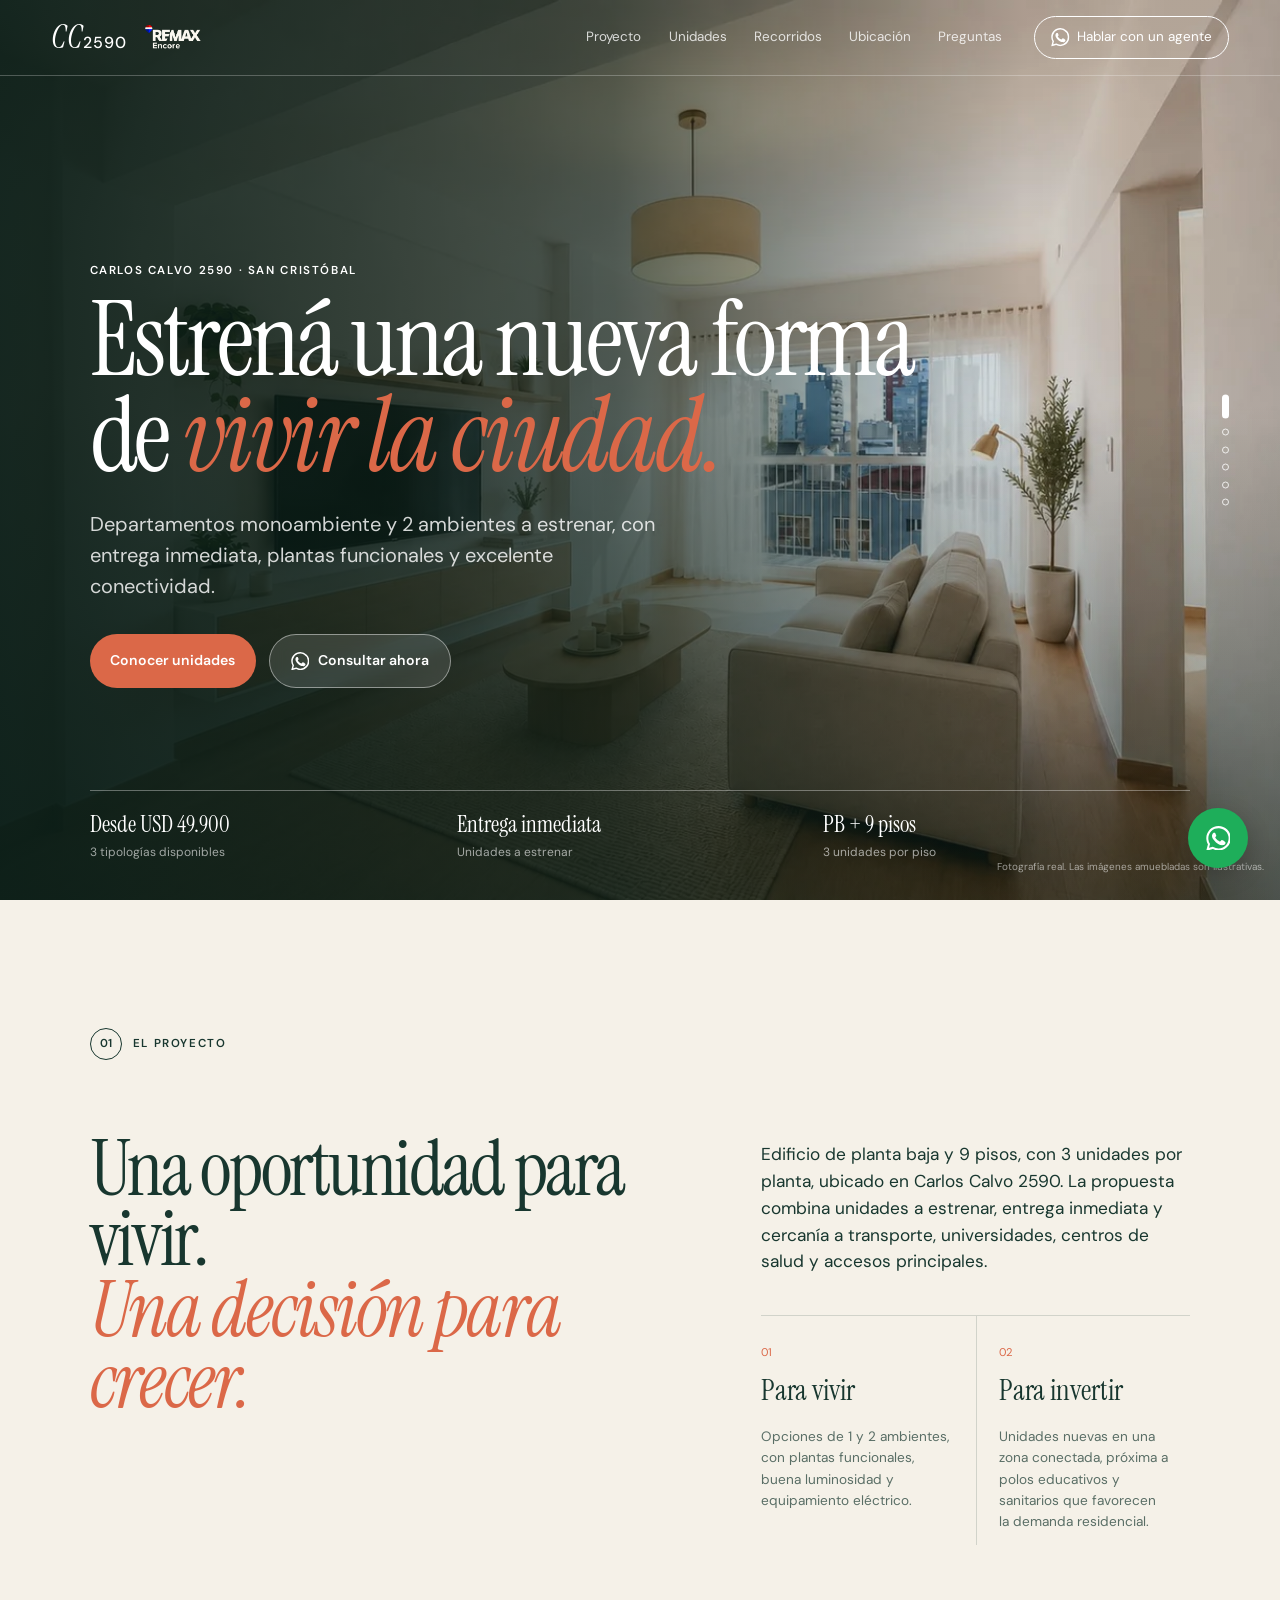
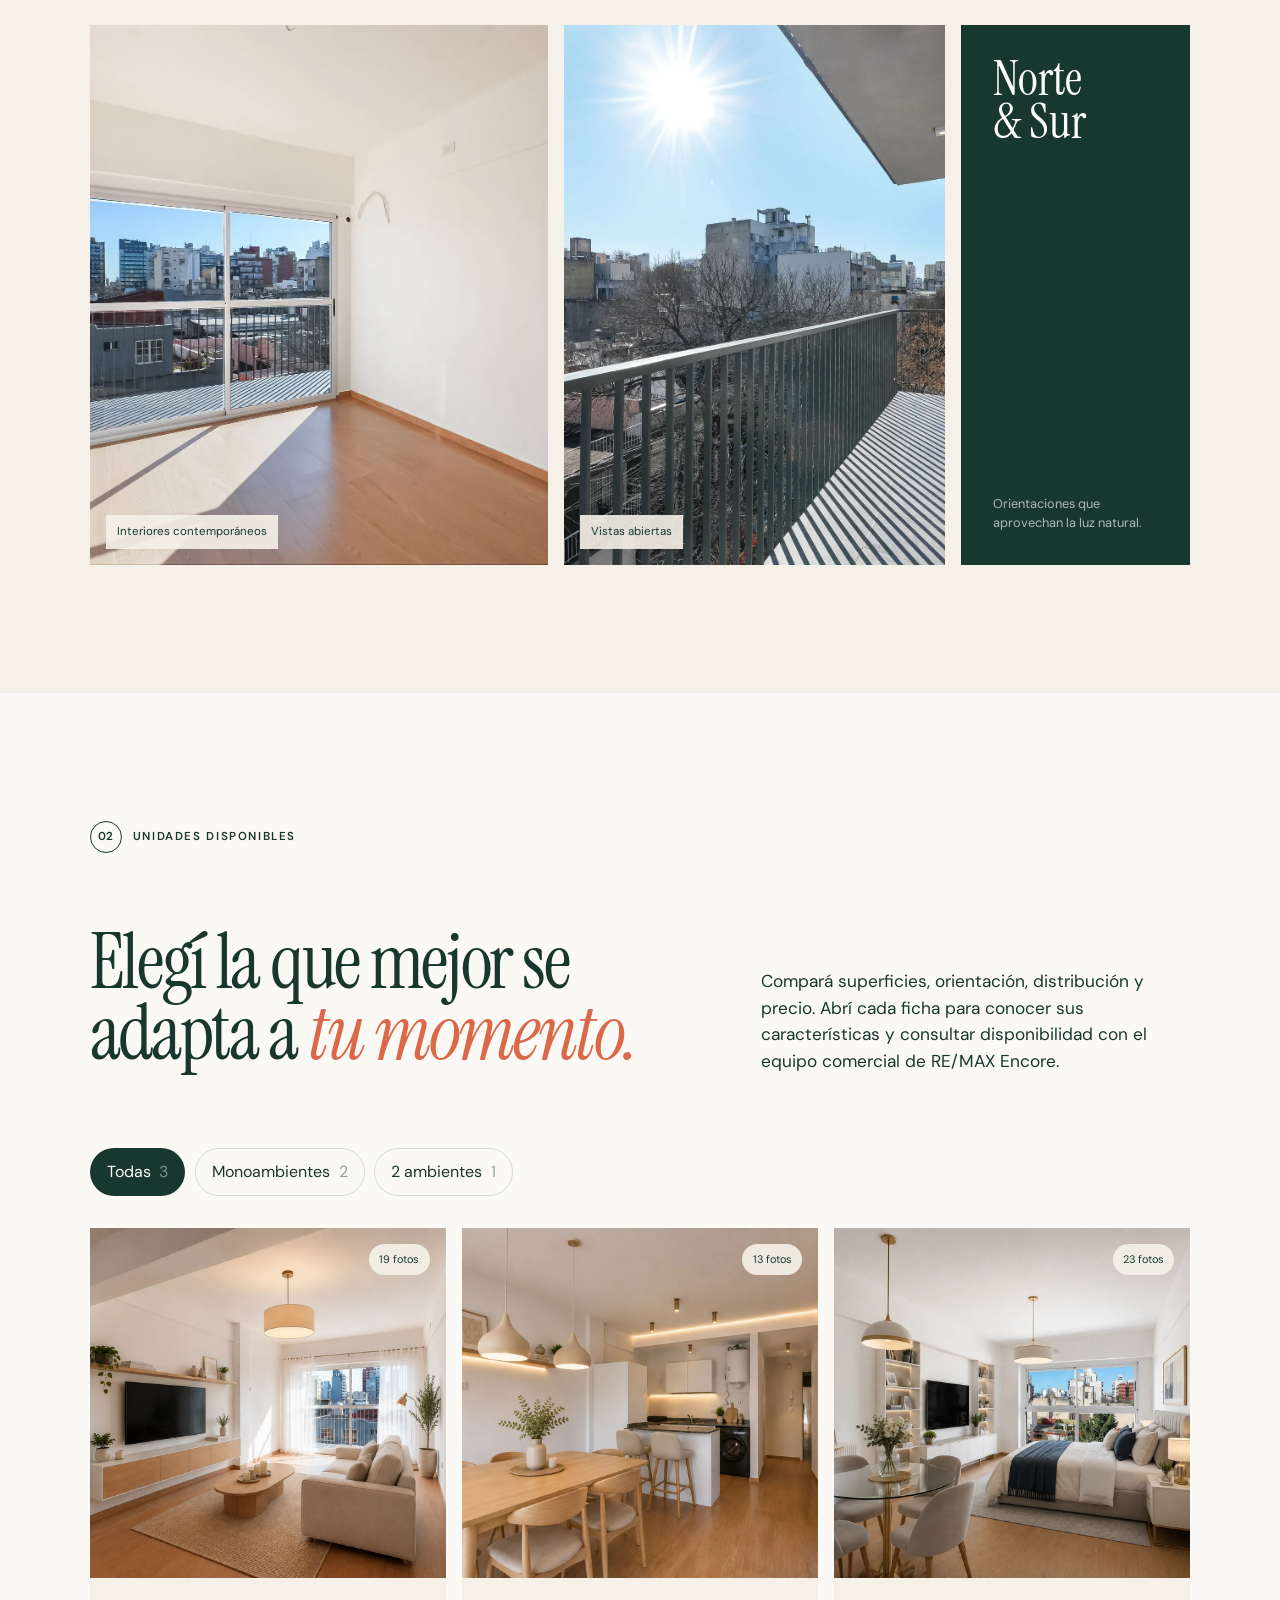
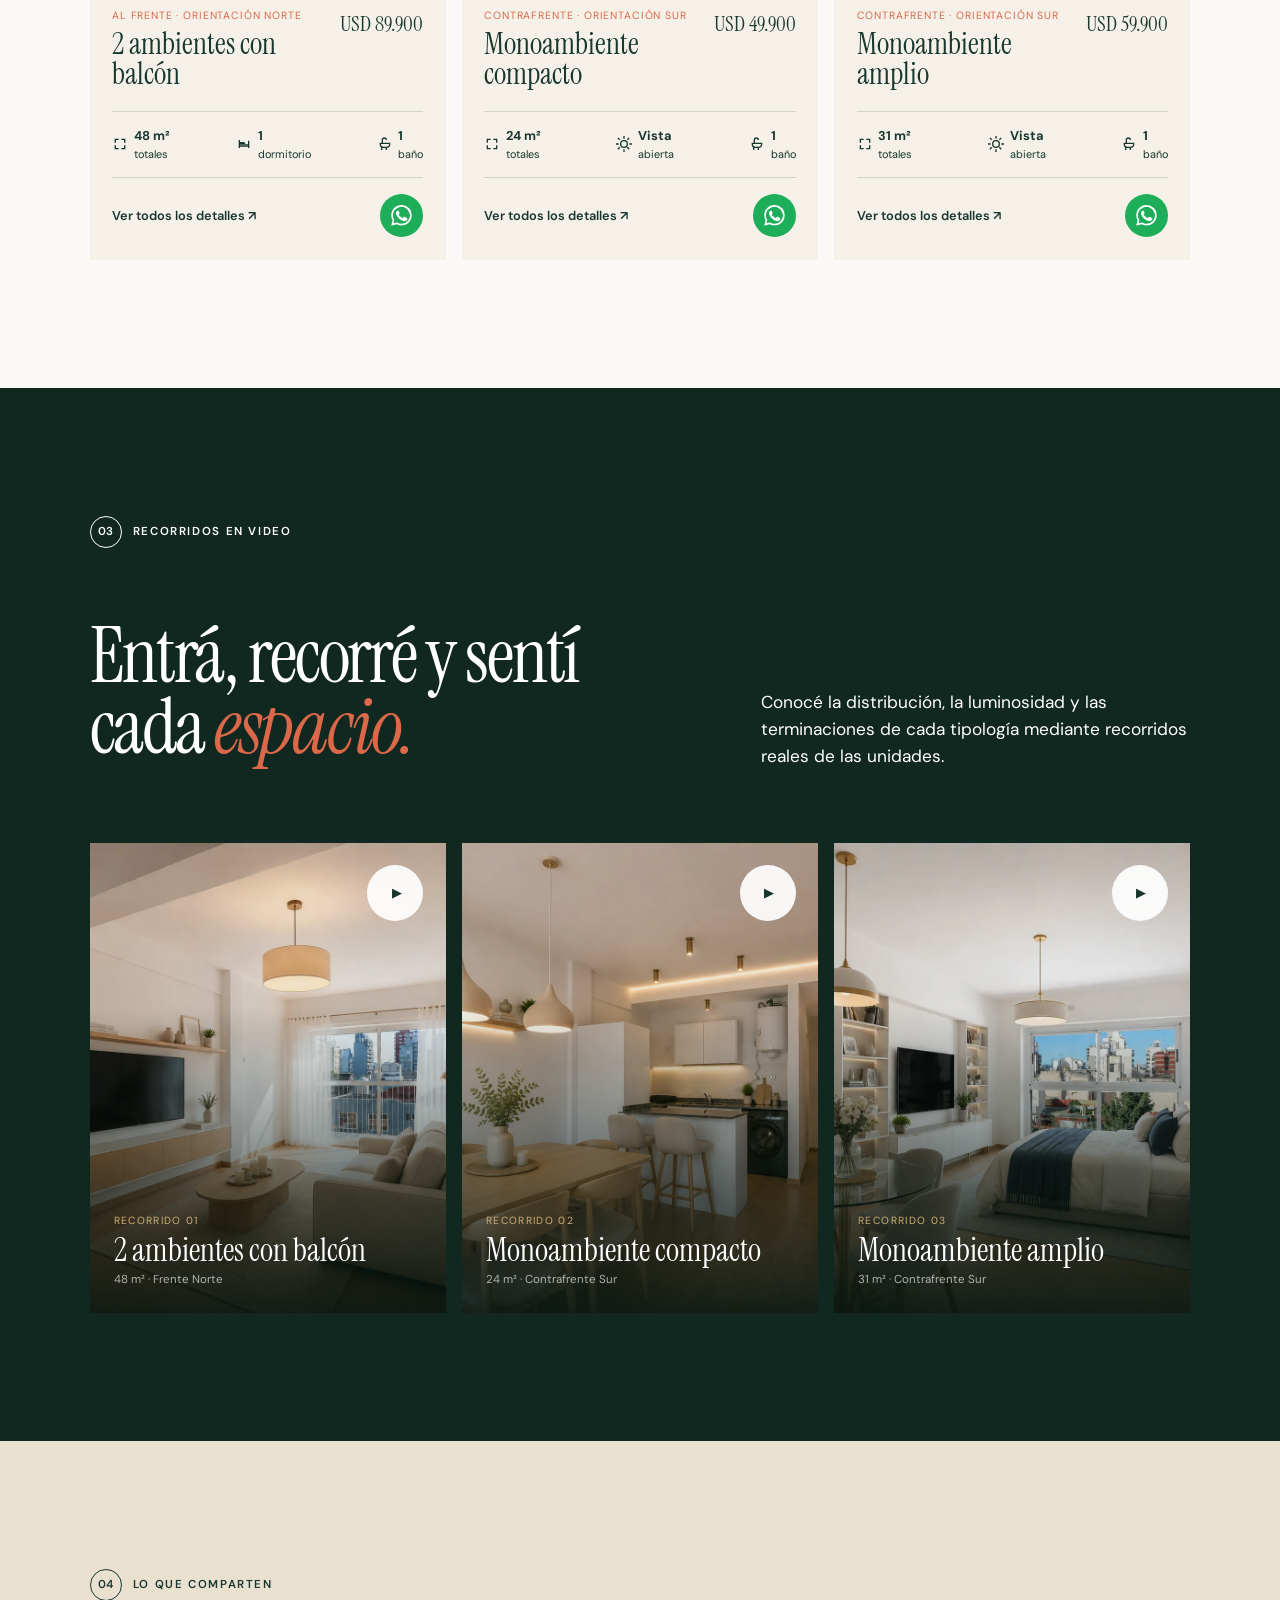
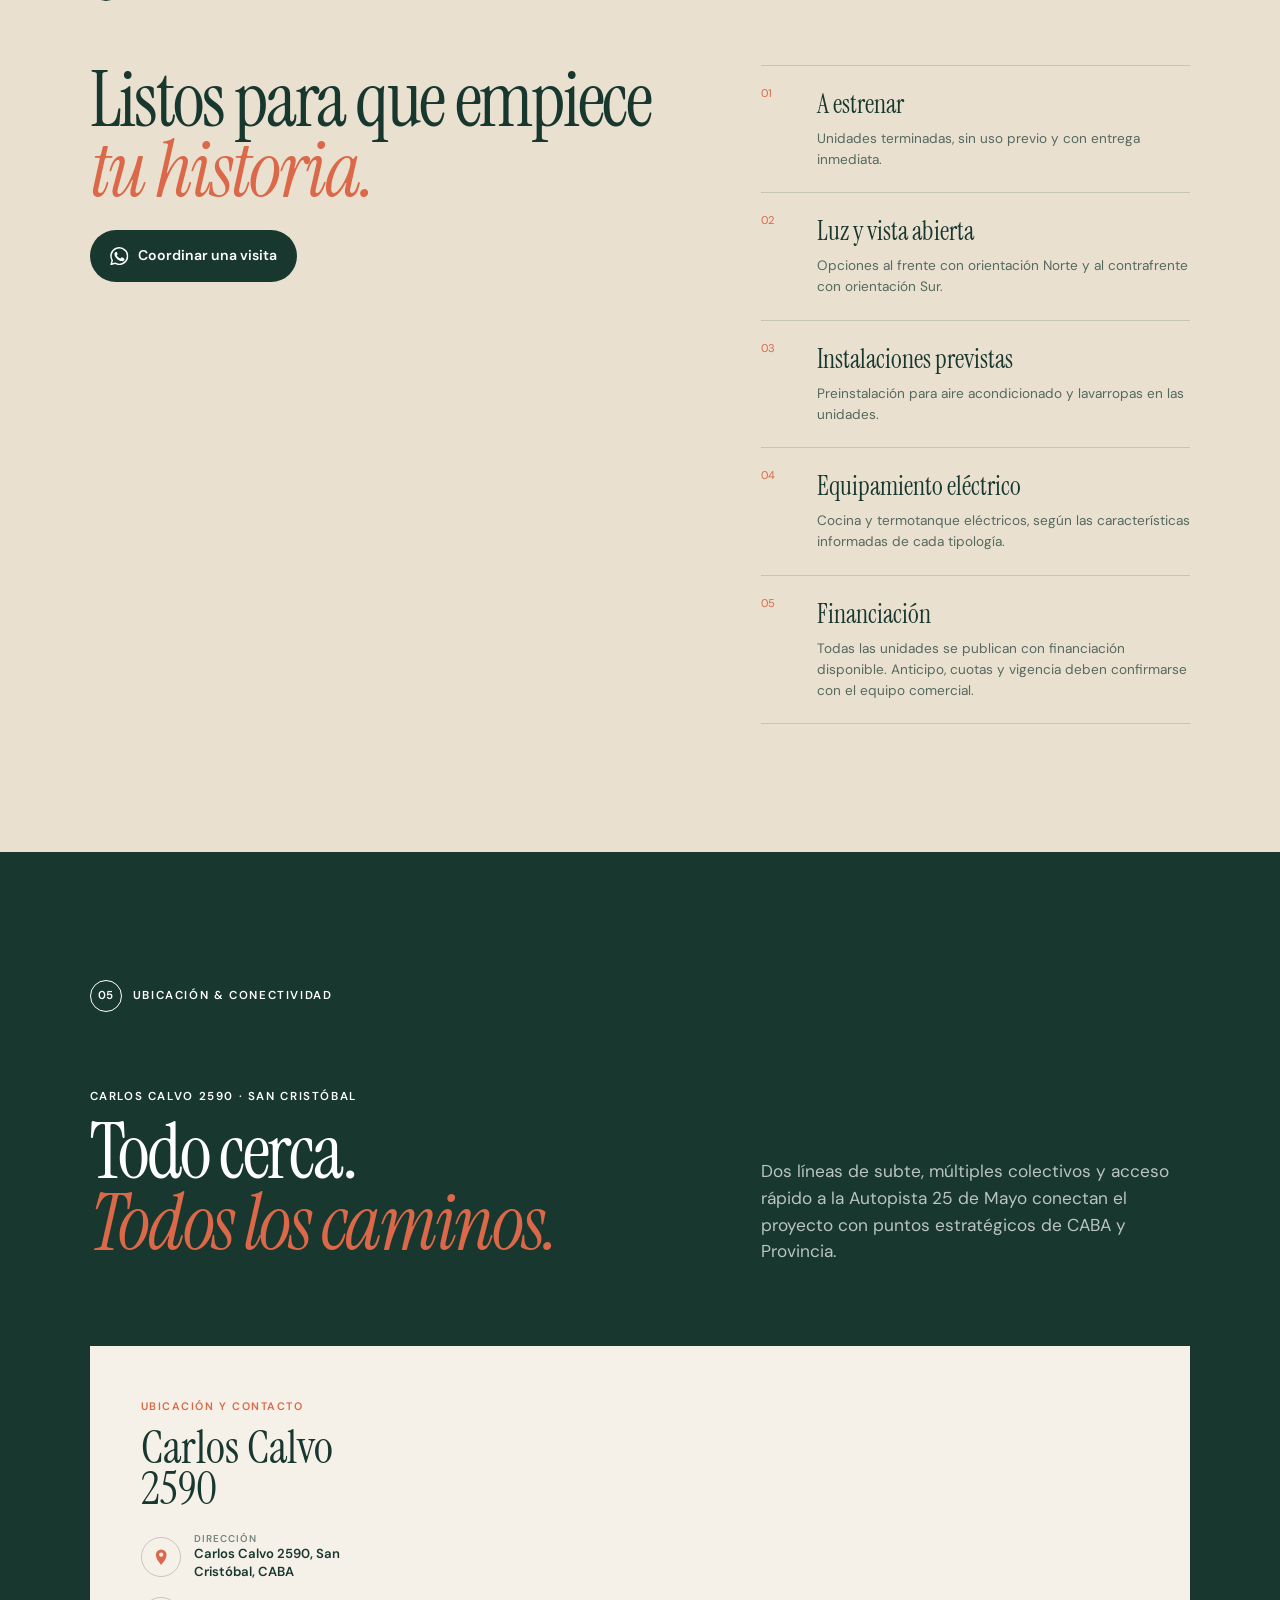
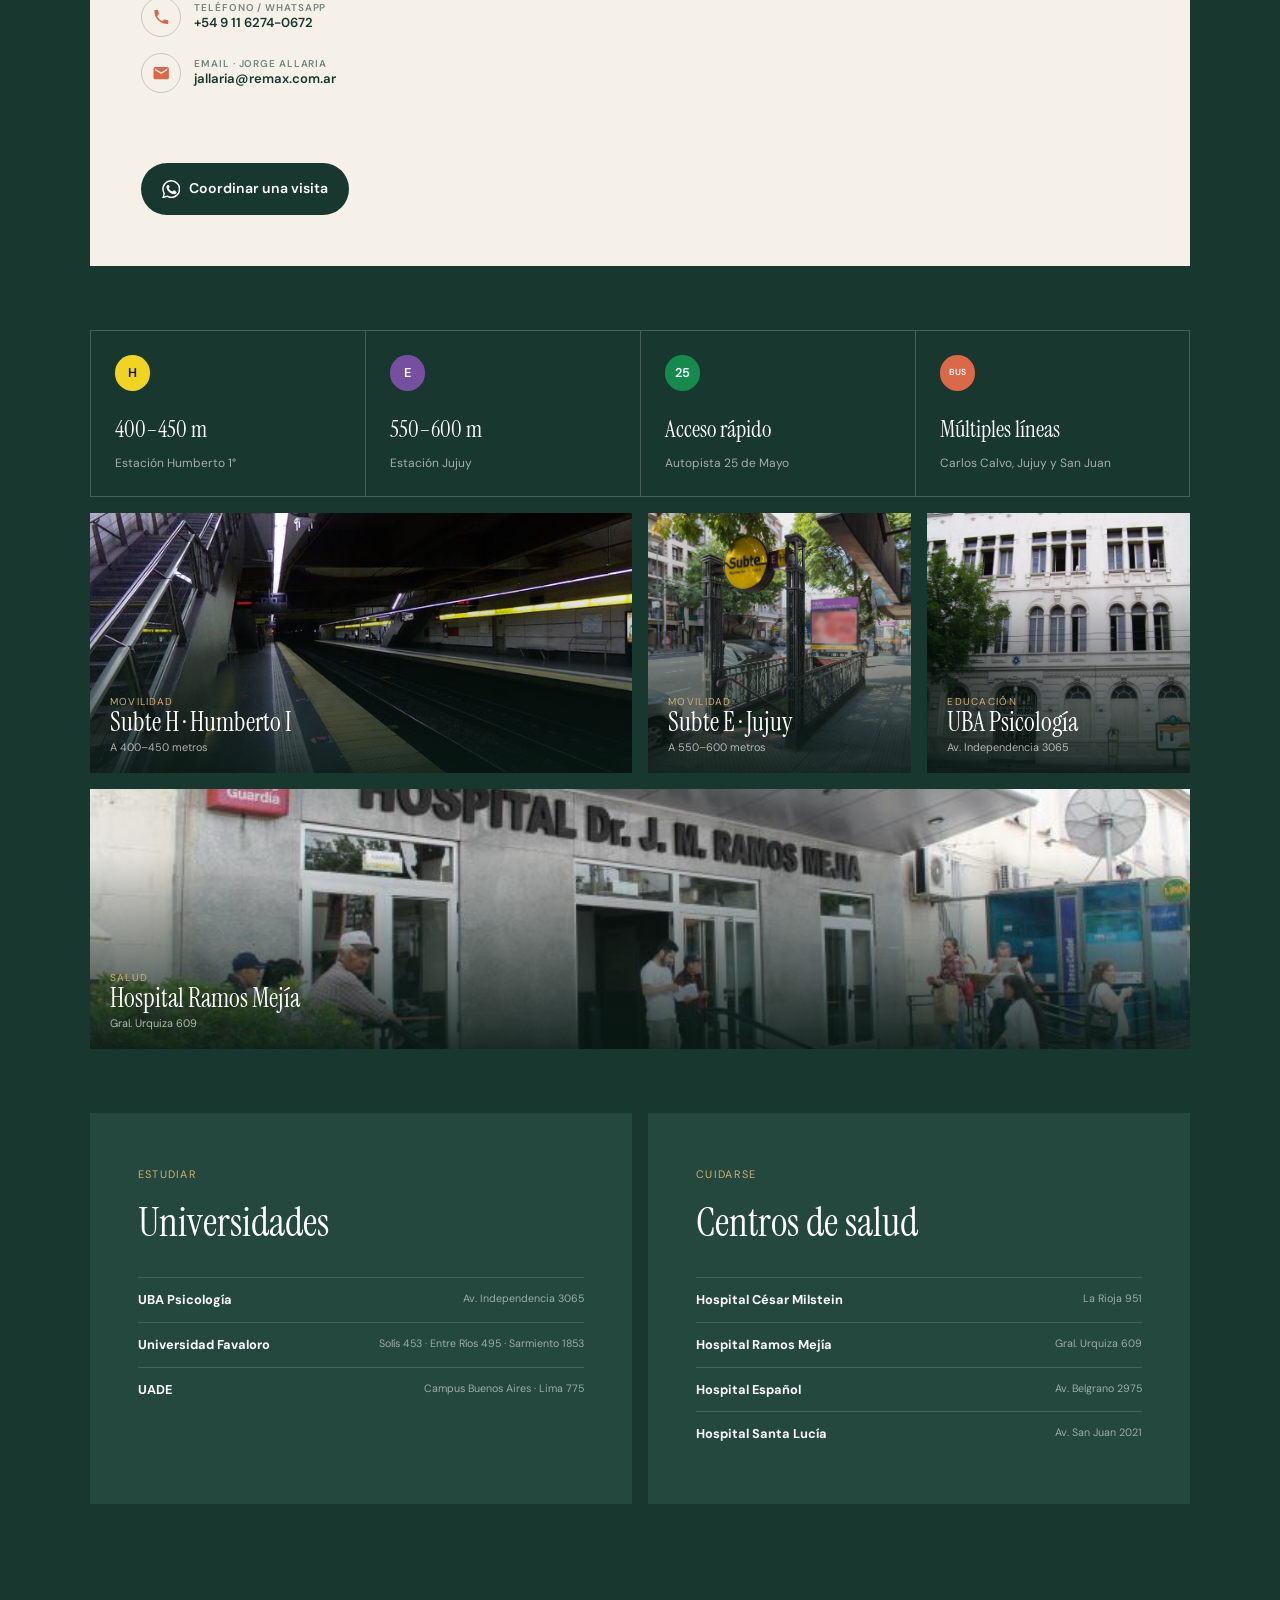
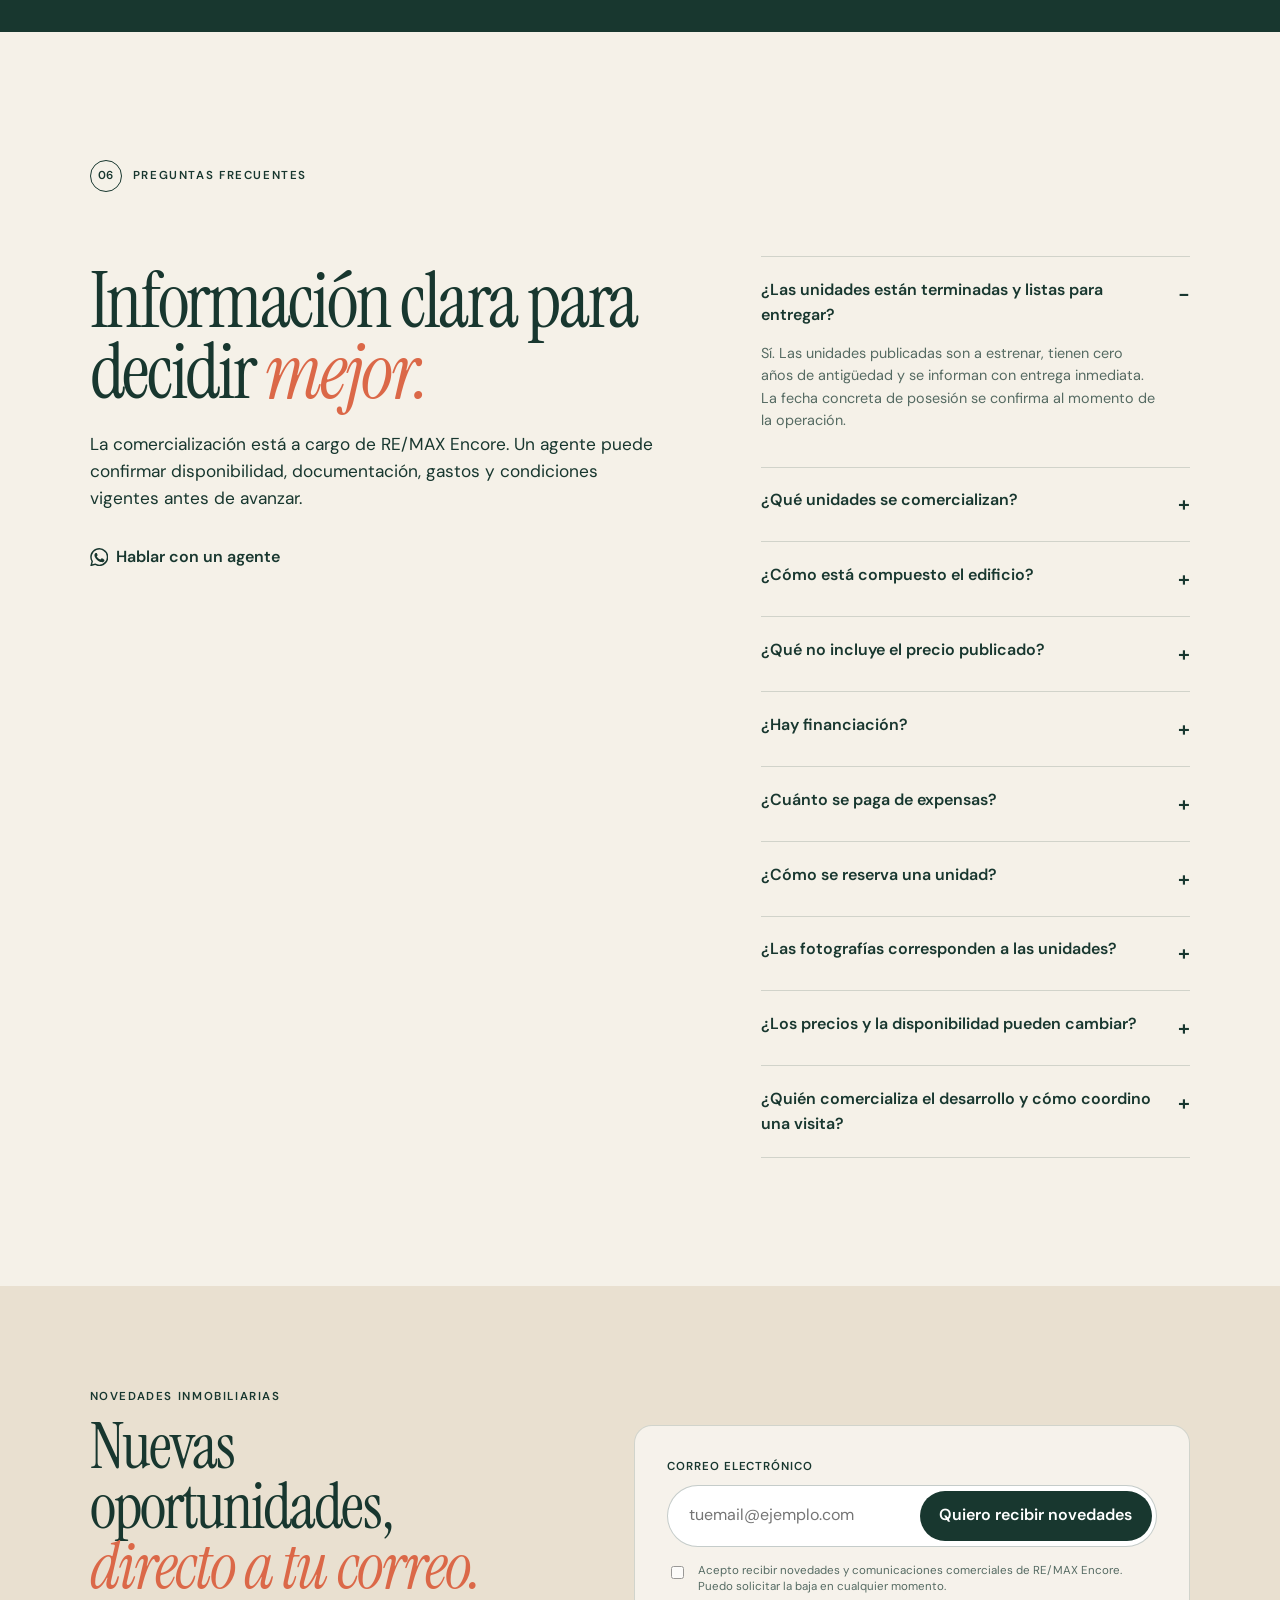
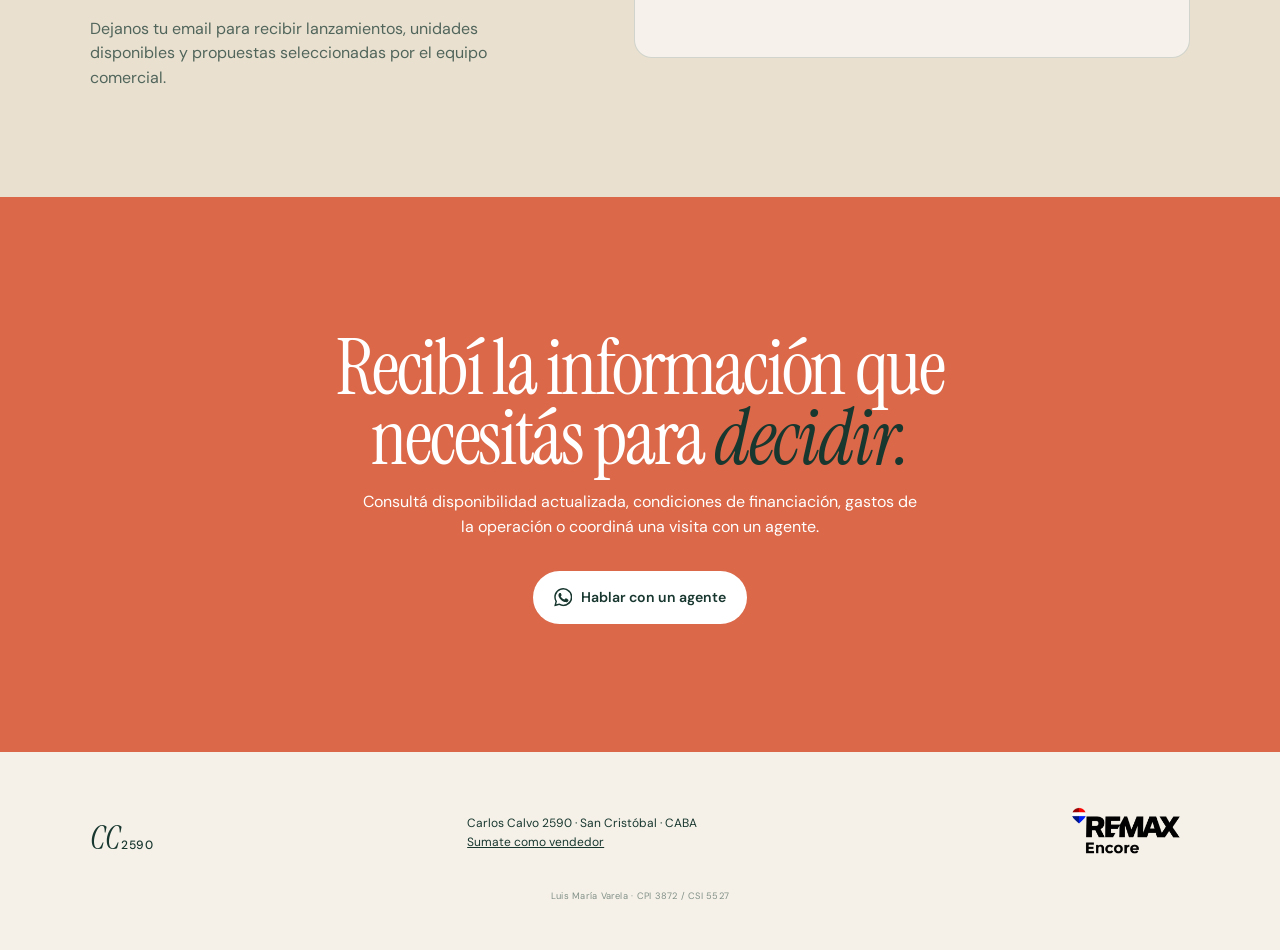
<file: index.html>
<!doctype html>
<html lang="es">
<head>
  <meta charset="UTF-8" />
  <meta name="viewport" content="width=device-width, initial-scale=1.0" />
  <meta name="theme-color" content="#18372f" />
  <link rel="icon" type="image/png" sizes="512x512" href="assets/brand/favicon.png" />
  <link rel="apple-touch-icon" href="assets/brand/favicon.png" />
  <title>Departamentos a estrenar en San Cristóbal | Carlos Calvo 2590</title>
  <meta name="description" content="Monoambientes y departamentos de 2 ambientes a estrenar en Carlos Calvo 2590, San Cristóbal. Entrega inmediata, financiación disponible y unidades desde USD 49.900." />
  <meta name="robots" content="index, follow, max-image-preview:large" />
  <meta name="author" content="RE/MAX Encore" />
  <link rel="canonical" href="https://carloscalvo2590.com/" />
  <meta property="og:locale" content="es_AR" />
  <meta property="og:type" content="website" />
  <meta property="og:site_name" content="Carlos Calvo 2590" />
  <meta property="og:title" content="Departamentos a estrenar en San Cristóbal | Carlos Calvo 2590" />
  <meta property="og:description" content="Monoambientes y 2 ambientes a estrenar con entrega inmediata, excelente conectividad y opciones desde USD 49.900." />
  <meta property="og:url" content="https://carloscalvo2590.com/" />
  <meta property="og:image" content="https://carloscalvo2590.com/assets/images/hero/01-fachada.webp" />
  <meta property="og:image:alt" content="Fachada del edificio de Carlos Calvo 2590 en San Cristóbal" />
  <meta name="twitter:card" content="summary_large_image" />
  <meta name="twitter:title" content="Departamentos a estrenar en San Cristóbal | Carlos Calvo 2590" />
  <meta name="twitter:description" content="Monoambientes y 2 ambientes a estrenar con entrega inmediata desde USD 49.900." />
  <meta name="twitter:image" content="https://carloscalvo2590.com/assets/images/hero/01-fachada.webp" />
  <script type="application/ld+json">
    {
      "@context": "https://schema.org",
      "@type": "ApartmentComplex",
      "name": "Carlos Calvo 2590",
      "description": "Desarrollo de departamentos monoambiente y 2 ambientes a estrenar, con entrega inmediata en San Cristóbal, Ciudad de Buenos Aires.",
      "url": "https://carloscalvo2590.com/",
      "image": "https://carloscalvo2590.com/assets/images/hero/01-fachada.webp",
      "address": {
        "@type": "PostalAddress",
        "streetAddress": "Carlos Calvo 2590",
        "addressLocality": "San Cristóbal",
        "addressRegion": "Ciudad Autónoma de Buenos Aires",
        "postalCode": "C1230AAP",
        "addressCountry": "AR"
      },
      "geo": {
        "@type": "GeoCoordinates",
        "latitude": -34.621223,
        "longitude": -58.403972
      },
      "numberOfAccommodationUnits": 27,
      "offers": {
        "@type": "AggregateOffer",
        "priceCurrency": "USD",
        "lowPrice": 49900,
        "highPrice": 89900,
        "offerCount": 3,
        "availability": "https://schema.org/InStock",
        "seller": {
          "@type": "RealEstateAgent",
          "name": "RE/MAX Encore"
        }
      }
    }
  </script>
  <link rel="preconnect" href="https://fonts.googleapis.com" />
  <link rel="preconnect" href="https://fonts.gstatic.com" crossorigin />
  <link href="https://fonts.googleapis.com/css2?family=DM+Sans:wght@400;500;600&family=Instrument+Serif:ital@0;1&display=swap" rel="stylesheet" />
  <link rel="stylesheet" href="styles.css?v=20260821-1" />
  <link rel="stylesheet" href="enhancements.css?v=20260822-4" />
  <link rel="stylesheet" href="legal.css?v=20260823-1" />
  <script defer src="supabase-config.js?v=20260821-1"></script>
  <script defer src="script.js?v=20261015-1"></script>
</head>
<body>
  <a class="skip-link" href="#contenido">Saltar al contenido</a>
  <header class="site-header" data-header>
    <div class="header-brands"><a class="brand" href="#inicio" aria-label="Calvo 2590, inicio"><span>CC</span><strong>2590</strong></a><img class="header-remax-logo" src="assets/brand/remax-encore.png" alt="RE/MAX Encore" /></div>
    <button class="menu-toggle" type="button" aria-expanded="false" aria-controls="nav"><span></span><span></span><span></span><b>Menú</b></button>
    <nav id="nav" class="main-nav" aria-label="Navegación principal">
      <a href="#proyecto">Proyecto</a><a href="#unidades">Unidades</a><a href="#recorridos">Recorridos</a><a href="#ubicacion">Ubicación</a><a href="#preguntas">Preguntas</a>
    </nav>
    <a class="header-cta whatsapp" data-message="Hola, quiero recibir información sobre el desarrollo de Carlos Calvo 2590."><svg aria-hidden="true"><use href="#icon-whatsapp"/></svg> Hablar con un agente</a>
  </header>

  <svg class="svg-sprite" aria-hidden="true">
    <symbol id="icon-whatsapp" viewBox="0 0 24 24"><path d="M20.5 3.5A11.8 11.8 0 0 0 12.1 0C5.6 0 .3 5.3.3 11.8c0 2.1.6 4.1 1.6 5.9L.2 24l6.5-1.7a11.8 11.8 0 0 0 5.4 1.4h.1c6.5 0 11.8-5.3 11.8-11.8 0-3.2-1.2-6.2-3.5-8.4Zm-8.3 18.2h-.1c-1.8 0-3.5-.5-5-1.4l-.4-.2-3.8 1 1-3.7-.2-.4a9.8 9.8 0 1 1 8.5 4.7Zm5.4-7.3c-.3-.1-1.7-.8-2-.9-.3-.1-.5-.1-.7.2-.2.3-.8.9-1 1.1-.2.2-.4.2-.7.1-.3-.1-1.3-.5-2.5-1.5-.9-.8-1.6-1.9-1.7-2.2-.2-.3 0-.5.1-.6l.5-.5.3-.5c.1-.2 0-.4 0-.5L9 7c-.2-.6-.5-.5-.7-.5h-.6c-.2 0-.5.1-.8.4-.3.3-1.1 1.1-1.1 2.7s1.2 3.1 1.3 3.3c.1.2 2.3 3.5 5.6 4.9.8.3 1.4.5 1.9.6.8.2 1.5.2 2.1.1.6-.1 1.7-.7 2-1.4.2-.7.2-1.3.2-1.4-.1-.1-.3-.2-.6-.3Z"/></symbol>
    <symbol id="icon-area" viewBox="0 0 24 24"><path d="M4 4h6v2H6v4H4V4Zm10 0h6v6h-2V6h-4V4ZM4 14h2v4h4v2H4v-6Zm14 0h2v6h-6v-2h4v-4Z"/></symbol>
    <symbol id="icon-bed" viewBox="0 0 24 24"><path d="M4 11V6h2v3h5c1.7 0 3 1.3 3 3h4V7h2v11h-2v-2H6v2H4v-7Zm2 0v3h12v-1H6v-2Z"/></symbol>
    <symbol id="icon-bath" viewBox="0 0 24 24"><path d="M7 10V6a4 4 0 0 1 8 0h-2a2 2 0 0 0-4 0v4h11v2a6 6 0 0 1-5 5.9V21h-2v-3H8v3H6v-3.8A6 6 0 0 1 4 12v-2h3Zm-1 2a4 4 0 0 0 4 4h4a4 4 0 0 0 4-4H6Z"/></symbol>
    <symbol id="icon-sun" viewBox="0 0 24 24"><path d="M11 0h2v4h-2V0Zm0 20h2v4h-2v-4ZM0 11h4v2H0v-2Zm20 0h4v2h-4v-2ZM3.5 2.1l2.8 2.8-1.4 1.4-2.8-2.8 1.4-1.4Zm14.2 14.2 2.8 2.8-1.4 1.4-2.8-2.8 1.4-1.4ZM20.5 3.5l-2.8 2.8-1.4-1.4 2.8-2.8 1.4 1.4ZM6.3 17.7l-2.8 2.8-1.4-1.4 2.8-2.8 1.4 1.4ZM12 6a6 6 0 1 1 0 12 6 6 0 0 1 0-12Zm0 2a4 4 0 1 0 0 8 4 4 0 0 0 0-8Z"/></symbol>
  </svg>

  <main id="contenido">
    <section class="hero" id="inicio">
      <div class="hero-carousel" aria-label="Imágenes del edificio y sus unidades">
        <img class="hero-slide active" src="assets/images/hero/04-living.webp" alt="Ambientación ilustrativa del living" />
        <img class="hero-slide" src="assets/images/hero/05-cocina.webp" alt="Ambientación ilustrativa del comedor y la cocina" />
        <img class="hero-slide" src="assets/images/hero/06-monoambiente.webp" alt="Ambientación ilustrativa del monoambiente" />
        <img class="hero-slide" src="assets/images/hero/02-hall.webp" alt="Hall de acceso del edificio" />
        <img class="hero-slide" src="assets/images/hero/01-fachada.webp" alt="Fachada del edificio de Carlos Calvo 2590" />
        <img class="hero-slide" src="assets/images/hero/03-balcon.webp" alt="Balcón con vista abierta" />
      </div>
      <div class="hero-overlay"></div>
      <div class="hero-copy reveal">
        <p class="eyebrow">Carlos Calvo 2590 · San Cristóbal</p>
        <h1>Estrená una nueva forma de <em>vivir la ciudad.</em></h1>
        <p class="hero-lead">Departamentos monoambiente y 2 ambientes a estrenar, con entrega inmediata, plantas funcionales y excelente conectividad.</p>
        <div class="hero-actions"><a class="button button-primary" href="#unidades">Conocer unidades</a><a class="button button-glass whatsapp" data-message="Hola, quiero consultar disponibilidad y condiciones comerciales en Carlos Calvo 2590."><svg aria-hidden="true"><use href="#icon-whatsapp"/></svg> Consultar ahora</a></div>
      </div>
      <div class="hero-facts" aria-label="Datos principales"><div><strong>Desde USD 49.900</strong><span>3 tipologías disponibles</span></div><div><strong>Entrega inmediata</strong><span>Unidades a estrenar</span></div><div><strong>PB + 9 pisos</strong><span>3 unidades por piso</span></div></div>
      <div class="hero-dots" aria-label="Seleccionar imagen principal"></div>
      <p class="image-caption">Fotografía real. Las imágenes amuebladas son ilustrativas.</p>
    </section>

    <section class="intro section" id="proyecto">
      <div class="section-label"><span>01</span> El proyecto</div>
      <div class="intro-grid reveal"><h2>Una oportunidad para vivir.<br><em>Una decisión para crecer.</em></h2><div><p class="large-copy">Edificio de planta baja y 9 pisos, con 3 unidades por planta, ubicado en Carlos Calvo 2590. La propuesta combina unidades a estrenar, entrega inmediata y cercanía a transporte, universidades, centros de salud y accesos principales.</p><div class="audience-cards"><article><span>01</span><h3>Para vivir</h3><p>Opciones de 1 y 2 ambientes, con plantas funcionales, buena luminosidad y equipamiento eléctrico.</p></article><article><span>02</span><h3>Para invertir</h3><p>Unidades nuevas en una zona conectada, próxima a polos educativos y sanitarios que favorecen la demanda residencial.</p></article></div></div></div>
      <div class="project-gallery reveal"><figure class="portrait"><img src="assets/images/dpto-1/07.webp" loading="lazy" alt="Interior luminoso del edificio"><figcaption>Interiores contemporáneos</figcaption></figure><figure><img src="assets/images/dpto-1/01.webp" loading="lazy" alt="Vista abierta desde el balcón"><figcaption>Vistas abiertas</figcaption></figure><div class="project-stat"><strong>Norte<br>& Sur</strong><span>Orientaciones que aprovechan la luz natural.</span></div></div>
    </section>

    <section class="units section" id="unidades">
      <div class="section-label"><span>02</span> Unidades disponibles</div>
      <div class="section-heading reveal"><h2>Elegí la que mejor se adapta a <em>tu momento.</em></h2><p>Compará superficies, orientación, distribución y precio. Abrí cada ficha para conocer sus características y consultar disponibilidad con el equipo comercial de RE/MAX Encore.</p></div>
      <div class="unit-filters" role="tablist" aria-label="Filtrar unidades"><button class="active" data-filter="all">Todas <span>3</span></button><button data-filter="mono">Monoambientes <span>2</span></button><button data-filter="dos">2 ambientes <span>1</span></button></div>
      <div class="unit-grid">
        <article class="unit-card reveal" data-type="dos" data-unit="1" tabindex="0" aria-label="Ver información del departamento de 2 ambientes">
          <button class="unit-photo open-unit" data-unit="1" aria-label="Ver departamento de 2 ambientes"><img src="assets/images/dpto-1/20.webp" loading="lazy" alt="Ambientación ilustrativa del living del departamento de 2 ambientes"><span class="photo-count">19 fotos</span></button>
          <div class="unit-body"><div class="unit-top"><div><p>Al frente · Orientación Norte</p><h3>2 ambientes con balcón</h3></div><strong>USD 89.900</strong></div><div class="unit-specs"><span><svg><use href="#icon-area"/></svg><b>48 m²</b> totales</span><span><svg><use href="#icon-bed"/></svg><b>1</b> dormitorio</span><span><svg><use href="#icon-bath"/></svg><b>1</b> baño</span></div><div class="unit-actions"><button class="text-button open-unit" data-unit="1">Ver todos los detalles <span>↗</span></button><a class="round-whatsapp whatsapp" aria-label="Consultar por departamento de 2 ambientes" data-message="Hola, quiero consultar disponibilidad y condiciones por el departamento de 2 ambientes de 48 m² publicado a USD 89.900."><svg><use href="#icon-whatsapp"/></svg></a></div></div>
        </article>
        <article class="unit-card reveal" data-type="mono" data-unit="2" tabindex="0" aria-label="Ver información del monoambiente compacto">
          <button class="unit-photo open-unit" data-unit="2" aria-label="Ver monoambiente compacto"><img src="assets/images/dpto-2/13.webp" loading="lazy" alt="Ambientación ilustrativa del living del monoambiente compacto"><span class="photo-count">13 fotos</span></button>
          <div class="unit-body"><div class="unit-top"><div><p>Contrafrente · Orientación Sur</p><h3>Monoambiente compacto</h3></div><strong>USD 49.900</strong></div><div class="unit-specs"><span><svg><use href="#icon-area"/></svg><b>24 m²</b> totales</span><span><svg><use href="#icon-sun"/></svg><b>Vista</b> abierta</span><span><svg><use href="#icon-bath"/></svg><b>1</b> baño</span></div><div class="unit-actions"><button class="text-button open-unit" data-unit="2">Ver todos los detalles <span>↗</span></button><a class="round-whatsapp whatsapp" aria-label="Consultar por monoambiente compacto" data-message="Hola, quiero consultar disponibilidad y condiciones por el monoambiente de 24 m² publicado a USD 49.900."><svg><use href="#icon-whatsapp"/></svg></a></div></div>
        </article>
        <article class="unit-card reveal" data-type="mono" data-unit="3" tabindex="0" aria-label="Ver información del monoambiente amplio">
          <button class="unit-photo open-unit" data-unit="3" aria-label="Ver monoambiente amplio"><img src="assets/images/dpto-3/23.webp" loading="lazy" alt="Ambientación ilustrativa del living del monoambiente amplio"><span class="photo-count">23 fotos</span></button>
          <div class="unit-body"><div class="unit-top"><div><p>Contrafrente · Orientación Sur</p><h3>Monoambiente amplio</h3></div><strong>USD 59.900</strong></div><div class="unit-specs"><span><svg><use href="#icon-area"/></svg><b>31 m²</b> totales</span><span><svg><use href="#icon-sun"/></svg><b>Vista</b> abierta</span><span><svg><use href="#icon-bath"/></svg><b>1</b> baño</span></div><div class="unit-actions"><button class="text-button open-unit" data-unit="3">Ver todos los detalles <span>↗</span></button><a class="round-whatsapp whatsapp" aria-label="Consultar por monoambiente amplio" data-message="Hola, quiero consultar disponibilidad y condiciones por el monoambiente de 31 m² publicado a USD 59.900."><svg><use href="#icon-whatsapp"/></svg></a></div></div>
        </article>
      </div>
    </section>

    <section class="video-tours section" id="recorridos">
      <div class="section-label"><span>03</span> Recorridos en video</div>
      <div class="section-heading reveal"><h2>Entrá, recorré y sentí cada <em>espacio.</em></h2><p>Conocé la distribución, la luminosidad y las terminaciones de cada tipología mediante recorridos reales de las unidades.</p></div>
      <div class="video-grid">
        <button class="video-card reveal open-video" data-video="1" aria-label="Ver recorrido del departamento de 2 ambientes">
          <img src="assets/images/dpto-1/20.webp" loading="lazy" alt="Ambientación ilustrativa del living del departamento de 2 ambientes">
          <span class="video-shade"></span><span class="play-icon">▶</span>
          <span class="video-copy"><small>Recorrido 01</small><strong>2 ambientes con balcón</strong><b>48 m² · Frente Norte</b></span>
        </button>
        <button class="video-card reveal open-video" data-video="2" aria-label="Ver recorrido del monoambiente compacto">
          <img src="assets/images/dpto-2/13.webp" loading="lazy" alt="Ambientación ilustrativa del living del monoambiente compacto">
          <span class="video-shade"></span><span class="play-icon">▶</span>
          <span class="video-copy"><small>Recorrido 02</small><strong>Monoambiente compacto</strong><b>24 m² · Contrafrente Sur</b></span>
        </button>
        <button class="video-card reveal open-video" data-video="3" aria-label="Ver recorrido del monoambiente amplio">
          <img src="assets/images/dpto-3/23.webp" loading="lazy" alt="Ambientación ilustrativa del living del monoambiente amplio">
          <span class="video-shade"></span><span class="play-icon">▶</span>
          <span class="video-copy"><small>Recorrido 03</small><strong>Monoambiente amplio</strong><b>31 m² · Contrafrente Sur</b></span>
        </button>
      </div>
    </section>

    <section class="features section">
      <div class="section-label"><span>04</span> Lo que comparten</div>
      <div class="features-grid reveal"><div><h2>Listos para que empiece <em>tu historia.</em></h2><a class="button button-dark whatsapp" data-message="Hola, quiero coordinar una visita a las unidades de Carlos Calvo 2590."><svg><use href="#icon-whatsapp"/></svg> Coordinar una visita</a></div><ul><li><span>01</span><div><h3>A estrenar</h3><p>Unidades terminadas, sin uso previo y con entrega inmediata.</p></div></li><li><span>02</span><div><h3>Luz y vista abierta</h3><p>Opciones al frente con orientación Norte y al contrafrente con orientación Sur.</p></div></li><li><span>03</span><div><h3>Instalaciones previstas</h3><p>Preinstalación para aire acondicionado y lavarropas en las unidades.</p></div></li><li><span>04</span><div><h3>Equipamiento eléctrico</h3><p>Cocina y termotanque eléctricos, según las características informadas de cada tipología.</p></div></li><li><span>05</span><div><h3>Financiación</h3><p>Todas las unidades se publican con financiación disponible. Anticipo, cuotas y vigencia deben confirmarse con el equipo comercial.</p></div></li></ul></div>
    </section>

    <section class="location section" id="ubicacion">
      <div class="section-label light"><span>05</span> Ubicación & conectividad</div>
      <div class="location-heading reveal"><div><p class="eyebrow">Carlos Calvo 2590 · San Cristóbal</p><h2>Todo cerca.<br><em>Todos los caminos.</em></h2></div><p>Dos líneas de subte, múltiples colectivos y acceso rápido a la Autopista 25 de Mayo conectan el proyecto con puntos estratégicos de CABA y Provincia.</p></div>
      <div class="location-map reveal">
        <div class="map-address"><span>Ubicación y contacto</span><h3>Carlos Calvo 2590</h3><div class="map-contact-list"><div class="map-contact-row"><span class="map-contact-icon" aria-hidden="true"><svg viewBox="0 0 24 24"><path d="M12 2a7 7 0 0 0-7 7c0 5.2 7 13 7 13s7-7.8 7-13a7 7 0 0 0-7-7Zm0 9.5A2.5 2.5 0 1 1 12 6a2.5 2.5 0 0 1 0 5.5Z"/></svg></span><div><small>Dirección</small><strong>Carlos Calvo 2590, San Cristóbal, CABA</strong></div></div><div class="map-contact-row"><span class="map-contact-icon" aria-hidden="true"><svg viewBox="0 0 24 24"><path d="M6.6 10.8a15.5 15.5 0 0 0 6.6 6.6l2.2-2.2c.3-.3.7-.4 1.1-.2 1.2.4 2.5.7 3.8.7.6 0 1 .4 1 1V20c0 .6-.4 1-1 1C10.7 21 3 13.3 3 3.7c0-.6.4-1 1-1h3.3c.6 0 1 .4 1 1 0 1.3.2 2.6.7 3.8.1.4 0 .8-.2 1.1l-2.2 2.2Z"/></svg></span><div><small>Teléfono / WhatsApp</small><a id="map-contact-phone" href="#"></a></div></div><div class="map-contact-row"><span class="map-contact-icon" aria-hidden="true"><svg viewBox="0 0 24 24"><path d="M20 4H4a2 2 0 0 0-2 2v12a2 2 0 0 0 2 2h16a2 2 0 0 0 2-2V6a2 2 0 0 0-2-2Zm0 4-8 5-8-5V6l8 5 8-5v2Z"/></svg></span><div><small>Email · <span id="map-contact-name">Jorge Allaria</span></small><a id="map-contact-email" href="mailto:jallaria@remax.com.ar">jallaria@remax.com.ar</a></div></div></div><a class="button button-light whatsapp" data-message="Hola, quiero coordinar una visita al edificio de Carlos Calvo 2590."><svg><use href="#icon-whatsapp"/></svg> Coordinar una visita</a></div>
        <iframe src="https://www.google.com/maps/embed?pb=!1m18!1m12!1m3!1d3283.325137884827!2d-58.403971624329586!3d-34.62122297294798!2m3!1f0!2f0!3f0!3m2!1i1024!2i768!4f13.1!3m3!1m2!1s0x95bccae23761f46d%3A0xa031aa5afbd0c1da!2sCarlos%20Calvo%202590%2C%20C1230AAP%20Cdad.%20Aut%C3%B3noma%20de%20Buenos%20Aires!5e0!3m2!1sen!2sar!4v1787276877884!5m2!1sen!2sar" width="600" height="450" style="border:0;" allowfullscreen loading="lazy" referrerpolicy="strict-origin-when-cross-origin" title="Mapa de Carlos Calvo 2590, San Cristóbal"></iframe>
      </div>
      <div class="connections reveal"><article><span class="line-h">H</span><strong>400–450 m</strong><p>Estación Humberto 1°</p></article><article><span class="line-e">E</span><strong>550–600 m</strong><p>Estación Jujuy</p></article><article><span class="road">25</span><strong>Acceso rápido</strong><p>Autopista 25 de Mayo</p></article><article><span class="bus">BUS</span><strong>Múltiples líneas</strong><p>Carlos Calvo, Jujuy y San Juan</p></article></div>
      <div class="nearby-collage reveal" aria-label="Lugares cercanos al edificio">
        <figure class="nearby-card nearby-wide"><img src="assets/images/nearby/subte-h.jpg" loading="lazy" alt="Estación Humberto I de la línea H"><figcaption><span>Movilidad</span><strong>Subte H · Humberto I</strong><small>A 400–450 metros</small></figcaption></figure>
        <figure class="nearby-card"><img src="assets/images/nearby/subte-e.jpg" loading="lazy" alt="Acceso a la estación Jujuy de la línea E"><figcaption><span>Movilidad</span><strong>Subte E · Jujuy</strong><small>A 550–600 metros</small></figcaption></figure>
        <figure class="nearby-card"><img src="assets/images/nearby/uba-psicologia.jpg" loading="lazy" alt="Fachada de la Facultad de Psicología de la UBA"><figcaption><span>Educación</span><strong>UBA Psicología</strong><small>Av. Independencia 3065</small></figcaption></figure>
        <figure class="nearby-card nearby-wide"><img src="assets/images/nearby/ramos-mejia.jpg" loading="lazy" alt="Entrada del Hospital Ramos Mejía"><figcaption><span>Salud</span><strong>Hospital Ramos Mejía</strong><small>Gral. Urquiza 609</small></figcaption></figure>
      </div>
      <div class="nearby-grid reveal"><article><span>Estudiar</span><h3>Universidades</h3><ul><li><b>UBA Psicología</b><small>Av. Independencia 3065</small></li><li><b>Universidad Favaloro</b><small>Solís 453 · Entre Ríos 495 · Sarmiento 1853</small></li><li><b>UADE</b><small>Campus Buenos Aires · Lima 775</small></li></ul></article><article><span>Cuidarse</span><h3>Centros de salud</h3><ul><li><b>Hospital César Milstein</b><small>La Rioja 951</small></li><li><b>Hospital Ramos Mejía</b><small>Gral. Urquiza 609</small></li><li><b>Hospital Español</b><small>Av. Belgrano 2975</small></li><li><b>Hospital Santa Lucía</b><small>Av. San Juan 2021</small></li></ul></article></div>
    </section>

    <section class="faq section" id="preguntas">
      <div class="section-label"><span>06</span> Preguntas frecuentes</div>
      <div class="faq-grid"><div class="reveal"><h2>Información clara para decidir <em>mejor.</em></h2><p>La comercialización está a cargo de RE/MAX Encore. Un agente puede confirmar disponibilidad, documentación, gastos y condiciones vigentes antes de avanzar.</p><a class="text-whatsapp whatsapp" data-message="Hola, tengo algunas preguntas sobre el desarrollo de Carlos Calvo 2590."><svg><use href="#icon-whatsapp"/></svg> Hablar con un agente</a></div><div class="accordion reveal"><details open><summary>¿Las unidades están terminadas y listas para entregar?</summary><p>Sí. Las unidades publicadas son a estrenar, tienen cero años de antigüedad y se informan con entrega inmediata. La fecha concreta de posesión se confirma al momento de la operación.</p></details><details><summary>¿Qué unidades se comercializan?</summary><p>La propuesta incluye monoambientes de 24 m² y 31 m² totales, ambos al contrafrente con orientación Sur, y departamentos de 2 ambientes de 48 m² totales al frente, con orientación Norte, dormitorio independiente y balcón.</p></details><details><summary>¿Cómo está compuesto el edificio?</summary><p>El desarrollo cuenta con planta baja y 9 pisos, con 3 unidades por planta. Las unidades ofrecidas tienen cocina, termotanque eléctrico y preinstalaciones para aire acondicionado y lavarropas.</p></details><details><summary>¿Qué no incluye el precio publicado?</summary><p>El valor publicado corresponde exclusivamente a la unidad indicada en cada ficha. <strong>No incluye gastos de escrituración, honorarios, impuestos, comisión inmobiliaria ni otros gastos asociados a la operación.</strong> Para conocer el detalle completo y actualizado de estos conceptos, deberá solicitarse la información correspondiente al agente comercial.</p></details><details><summary>¿Hay financiación?</summary><p>Todas las unidades se publican con financiación disponible. El anticipo, cantidad de cuotas, moneda, ajustes, requisitos y vigencia de la propuesta están sujetos a confirmación comercial.</p></details><details><summary>¿Cuánto se paga de expensas?</summary><p>El importe de expensas no fue informado en la documentación disponible del proyecto. El equipo de RE/MAX Encore puede confirmar el valor vigente y los conceptos incluidos antes de reservar.</p></details><details><summary>¿Cómo se reserva una unidad?</summary><p>Primero se confirma la disponibilidad y se coordina una visita. Luego, el agente informa el procedimiento de reserva, documentación necesaria, plazos, forma de pago y condiciones de la operación.</p></details><details><summary>¿Las fotografías corresponden a las unidades?</summary><p>Las fotografías de los espacios sin mobiliario y los recorridos muestran unidades reales. Las imágenes amuebladas son ambientaciones ilustrativas creadas para representar una posible decoración; el mobiliario y los objetos no están incluidos.</p></details><details><summary>¿Los precios y la disponibilidad pueden cambiar?</summary><p>Sí. Los precios, la disponibilidad y las condiciones comerciales pueden modificarse sin previo aviso. Antes de tomar una decisión, solicitá al agente la ficha y las condiciones vigentes de la unidad elegida.</p></details><details><summary>¿Quién comercializa el desarrollo y cómo coordino una visita?</summary><p>La comercialización está a cargo de RE/MAX Encore. Podés usar cualquier botón de WhatsApp del sitio para hablar con un agente, consultar una unidad específica y coordinar una visita.</p></details></div></div>
    </section>

    <section class="lead-capture section" id="novedades">
      <div class="lead-capture-inner reveal">
        <div class="lead-capture-copy"><p class="eyebrow">Novedades inmobiliarias</p><h2>Nuevas oportunidades,<br><em>directo a tu correo.</em></h2><p>Dejanos tu email para recibir lanzamientos, unidades disponibles y propuestas seleccionadas por el equipo comercial.</p></div>
        <form class="lead-form" id="lead-form">
          <div class="lead-form-row"><label for="lead-email">Correo electrónico</label><div><input id="lead-email" name="email" type="email" inputmode="email" autocomplete="email" placeholder="tuemail@ejemplo.com" maxlength="254" required><button type="submit">Quiero recibir novedades</button></div></div>
          <div class="lead-honeypot" aria-hidden="true"><label for="lead-website">Sitio web</label><input id="lead-website" name="website" type="text" tabindex="-1" autocomplete="off"></div>
          <label class="lead-consent"><input name="consent" type="checkbox" required><span>Acepto recibir novedades y comunicaciones comerciales de RE/MAX Encore. Puedo solicitar la baja en cualquier momento.</span></label>
          <p class="lead-status" id="lead-status" role="status" aria-live="polite"></p>
        </form>
      </div>
    </section>

    <section class="contact section" id="contacto"><div class="contact-inner reveal"><h2>Recibí la información que necesitás para <em>decidir.</em></h2><p>Consultá disponibilidad actualizada, condiciones de financiación, gastos de la operación o coordiná una visita con un agente.</p><a class="button button-light whatsapp" data-message="Hola, vi la web de Carlos Calvo 2590 y quiero recibir información comercial actualizada."><svg><use href="#icon-whatsapp"/></svg> Hablar con un agente</a></div></section>
  </main>

  <footer><a class="brand brand-footer" href="#inicio"><span>CC</span><strong>2590</strong></a><p>Carlos Calvo 2590 · San Cristóbal · CABA<br><a href="/sumate">Sumate como vendedor</a></p><img class="footer-logo" src="assets/brand/remax-encore-black.png" alt="RE/MAX Encore"><small class="footer-legal">Luis María Varela · CPI 3872 / CSI 5527</small></footer>

  <a class="floating-whatsapp whatsapp" aria-label="Hablar con un agente por WhatsApp" title="Hablar con un agente" data-message="Hola, quiero recibir información sobre Carlos Calvo 2590."><svg><use href="#icon-whatsapp"/></svg></a>

  <dialog class="video-dialog" id="video-dialog" aria-labelledby="video-dialog-title">
    <button class="video-close" aria-label="Cerrar video">×</button>
    <div class="video-player-wrap"><video id="tour-video" controls playsinline preload="none"></video></div>
    <div class="video-dialog-copy"><p>Recorrido real</p><h2 id="video-dialog-title"></h2><a class="button button-dark whatsapp" id="video-whatsapp"><svg><use href="#icon-whatsapp"/></svg> Consultar esta unidad</a></div>
  </dialog>

  <dialog class="unit-dialog" id="unit-dialog" aria-labelledby="dialog-title"><button class="dialog-close" aria-label="Cerrar">×</button><div class="dialog-layout"><div class="dialog-gallery"><div class="gallery-stage"><img id="gallery-main" alt=""><button class="gallery-arrow prev" aria-label="Foto anterior">←</button><button class="gallery-arrow next" aria-label="Foto siguiente">→</button><span id="gallery-counter"></span></div><div class="gallery-thumbs" id="gallery-thumbs"></div></div><div class="dialog-info"><p class="dialog-kicker" id="dialog-kicker"></p><h2 id="dialog-title"></h2><strong class="dialog-price" id="dialog-price"></strong><div class="dialog-specs" id="dialog-specs"></div><p id="dialog-summary"></p><h3>Características</h3><ul class="check-list" id="dialog-features"></ul><div class="dialog-meta" id="dialog-meta"></div><p class="illustrative-note">Las imágenes amuebladas son ilustrativas y muestran una posible decoración.</p><a class="button button-dark whatsapp" id="dialog-whatsapp"><svg><use href="#icon-whatsapp"/></svg> Consultar esta unidad</a></div></div></dialog>
</body>
</html>
</file>
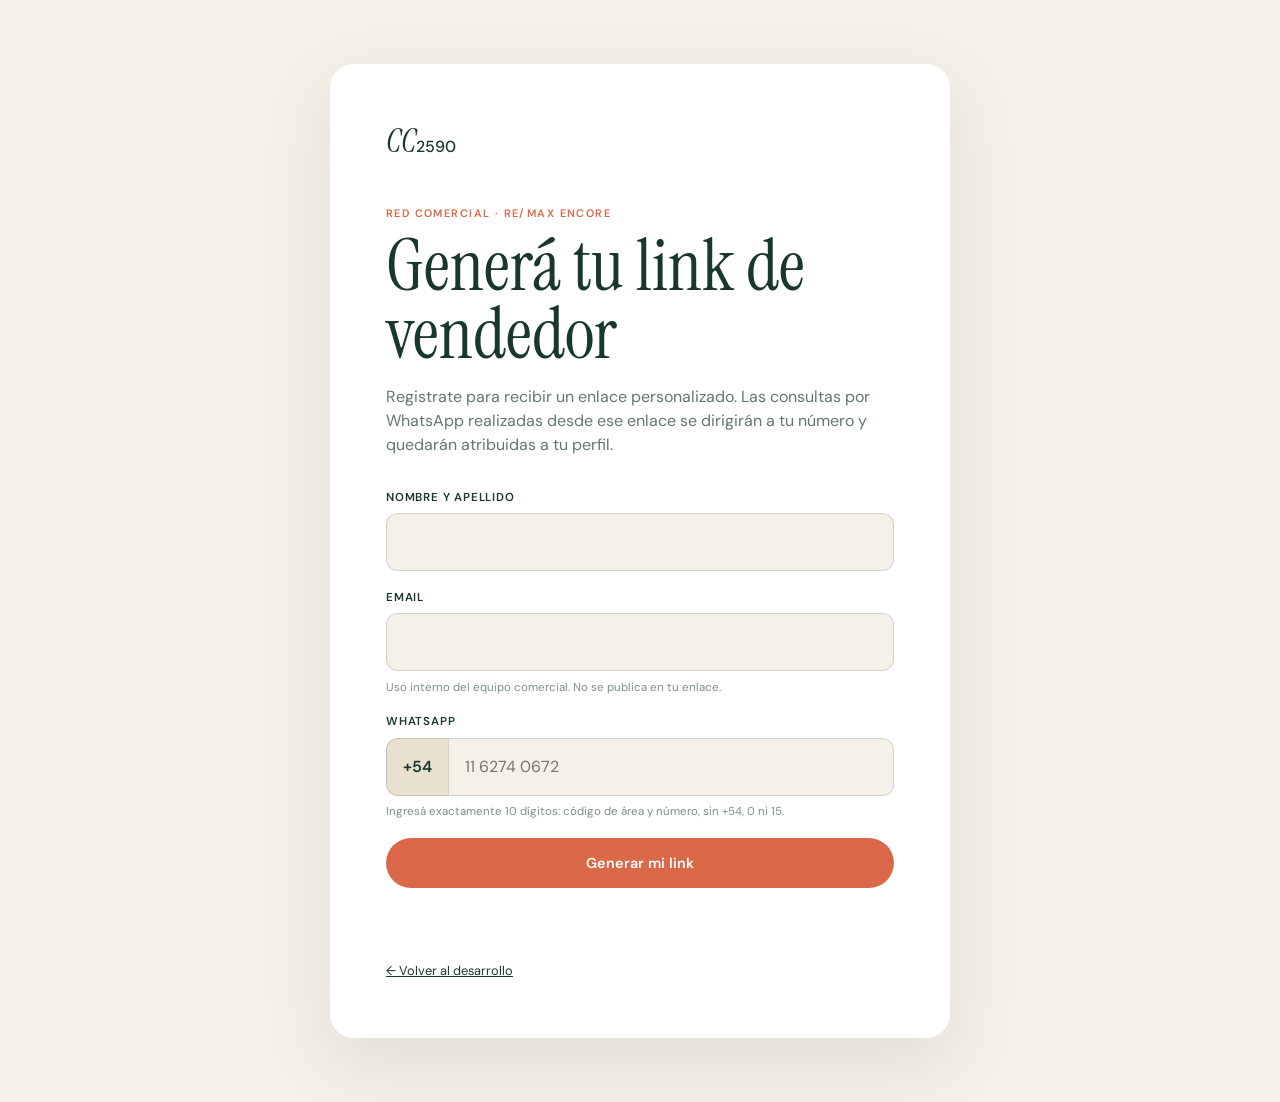
<file: alta-vendedor.html>
<!doctype html>
<html lang="es">
<head>
<meta charset="UTF-8">
<meta name="viewport" content="width=device-width,initial-scale=1">
<meta name="theme-color" content="#18372f">
<link rel="icon" type="image/png" sizes="512x512" href="assets/brand/favicon.png">
<link rel="apple-touch-icon" href="assets/brand/favicon.png">
<title>Sumate como vendedor | Calvo 2590</title>
<meta name="robots" content="noindex, nofollow" />
<link rel="canonical" href="https://carloscalvo2590.com/sumate" />
<link rel="preconnect" href="https://fonts.googleapis.com">
<link rel="preconnect" href="https://fonts.gstatic.com" crossorigin>
<link href="https://fonts.googleapis.com/css2?family=DM+Sans:wght@400;500;600&family=Instrument+Serif:ital@0;1&display=swap" rel="stylesheet">
<link rel="stylesheet" href="portal.css?v=20260821-1">
<link rel="stylesheet" href="enhancements.css?v=20260821-3">
<script defer src="supabase-config.js?v=20260821-1">
</script>
<script defer src="alta-vendedor.js?v=20260821-2">
</script>
</head>
<body>
<main class="portal-shell">
<section class="portal-card">
<a class="portal-brand" href="/">
<span>CC</span>
<strong>2590</strong>
</a>
<p class="eyebrow">Red comercial · RE/MAX Encore</p>
<h1>Generá tu link de vendedor</h1>
<p class="lead">Registrate para recibir un enlace personalizado. Las consultas por WhatsApp realizadas desde ese enlace se dirigirán a tu número y quedarán atribuidas a tu perfil.</p>
<form id="seller-form" novalidate>
<div class="hp-field" aria-hidden="true">
<label for="seller-website">Sitio web</label>
<input id="seller-website" name="website" type="text" tabindex="-1" autocomplete="off">
</div>
<div class="field">
<label for="seller-name">Nombre y apellido</label>
<input id="seller-name" name="name" autocomplete="name" maxlength="100" required>
</div>
<div class="field">
<label for="seller-email">Email</label>
<input id="seller-email" name="email" type="email" autocomplete="email" maxlength="254" required>
<small class="hint">Uso interno del equipo comercial. No se publica en tu enlace.</small>
</div>
<div class="field">
<label for="seller-whatsapp">WhatsApp</label>
<div class="phone-input">
<span>+54</span>
<input id="seller-whatsapp" name="whatsapp" type="tel" inputmode="numeric" autocomplete="tel" placeholder="11 6274 0672" minlength="10" maxlength="10" pattern="[0-9]{10}" required>
</div>
<small class="hint">Ingresá exactamente 10 dígitos: código de área y número, sin +54, 0 ni 15.</small>
</div>
<button class="portal-button" type="submit">Generar mi link</button>
<p class="form-status" id="form-status" role="status">
</p>
</form>
<div class="success-box" id="success-box">
<strong>Solicitud enviada</strong>
<p>Jorge revisará tus datos antes de habilitar el enlace. Una vez aprobado, podrá compartirte tu link personalizado.</p>
</div>
<a class="back-link" href="/">← Volver al desarrollo</a>
</section>
</main>
</body>
</html>
</file>
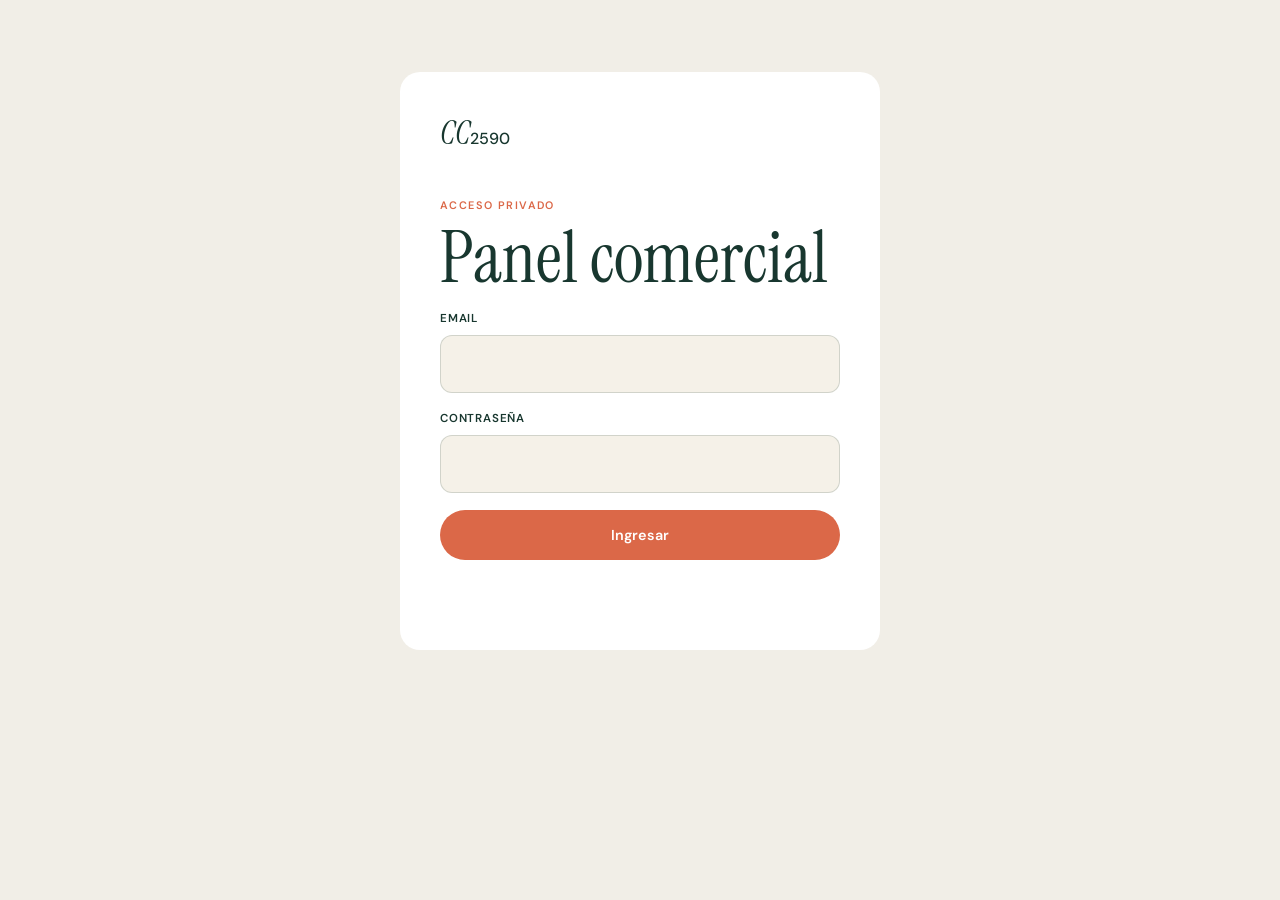
<file: panel.html>
<!doctype html>
<html lang="es">
<head>
<meta charset="UTF-8">
<meta name="viewport" content="width=device-width,initial-scale=1">
<meta name="theme-color" content="#18372f">
<link rel="icon" type="image/png" sizes="512x512" href="assets/brand/favicon.png">
<link rel="apple-touch-icon" href="assets/brand/favicon.png">
<title>Panel comercial | Calvo 2590</title>
<meta name="robots" content="noindex, nofollow, noarchive" />
<link rel="canonical" href="https://carloscalvo2590.com/panel" />
<link rel="preconnect" href="https://fonts.googleapis.com">
<link rel="preconnect" href="https://fonts.gstatic.com" crossorigin>
<link href="https://fonts.googleapis.com/css2?family=DM+Sans:wght@400;500;600&family=Instrument+Serif:ital@0;1&display=swap" rel="stylesheet">
<link rel="stylesheet" href="portal.css?v=20260821-1">
<link rel="stylesheet" href="enhancements.css?v=20260821-3">
<link rel="stylesheet" href="approval.css?v=20260821-3">
<script defer src="supabase-config.js?v=20260821-1">
</script>
<script defer src="panel.js?v=20260821-3">
</script>
</head>
<body class="panel-body">
<section class="login-card" id="login-screen">
<a class="portal-brand" href="/">
<span>CC</span>
<strong>2590</strong>
</a>
<p class="eyebrow">Acceso privado</p>
<h1>Panel comercial</h1>
<form id="login-form">
<div class="field">
<label for="login-email">Email</label>
<input id="login-email" type="email" autocomplete="username" required>
</div>
<div class="field">
<label for="login-password">Contraseña</label>
<input id="login-password" type="password" autocomplete="current-password" required>
</div>
<button class="portal-button" type="submit">Ingresar</button>
<p class="form-status" id="login-status">
</p>
</form>
</section>
<main class="panel-shell panel-content" id="panel-content" hidden>
<header class="panel-header">
<div>
<p class="eyebrow">Carlos Calvo 2590</p>
<h1>Panel comercial</h1>
</div>
<button class="ghost-button" id="logout-button">Cerrar sesión</button>
</header>
<div class="panel-message" id="panel-message">
</div>
<section class="kpi-grid">
<article class="kpi">
<strong id="kpi-page">—</strong>
<span>Visitas totales</span>
</article>
<article class="kpi">
<strong id="kpi-sessions">—</strong>
<span>Sesiones únicas</span>
</article>
<article class="kpi">
<strong id="kpi-units">—</strong>
<span>Aperturas de propiedades</span>
</article>
<article class="kpi">
<strong id="kpi-whatsapp">—</strong>
<span>Clics a WhatsApp</span>
</article>
<article class="kpi">
<strong id="kpi-links">—</strong>
<span>Accesos por vendedor</span>
</article>
<article class="kpi">
<strong id="kpi-sellers">—</strong>
<span>Vendedores activos</span>
</article>
</section>
<section class="panel-section">
<div class="section-head">
<div>
<h2>Actividad diaria</h2>
<p>Visitas de los últimos 30 días</p>
</div>
</div>
<div class="chart" id="daily-chart">
</div>
</section>
<section class="panel-section">
<div class="section-head">
<div>
<h2>Propiedades</h2>
<p>Aperturas de ficha y clics a WhatsApp</p>
</div>
</div>
<div class="unit-metrics" id="unit-metrics">
</div>
</section>
<section class="panel-section">
<div class="section-head">
<div>
<h2>Vendedores</h2>
<p>Rendimiento atribuido a cada link personalizado</p>
</div>
<a class="ghost-button" href="/sumate" target="_blank">Nuevo vendedor</a>
</div>
<div class="table-wrap">
<table>
<thead>
<tr>
<th>Vendedor</th>
<th>Contacto</th>
<th>Accesos</th>
<th>Propiedades</th>
<th>WhatsApp</th>
<th>Estado</th>
</tr>
</thead>
<tbody id="seller-table">
</tbody>
</table>
</div>
<nav class="seller-pagination" id="seller-pagination" aria-label="Páginas de vendedores" hidden>
<button type="button" data-page="prev">← Anterior</button>
<span></span>
<button type="button" data-page="next">Siguiente →</button>
</nav>
</section>
</main>
</body>
</html>
</file>
<file: styles.css>
:root{--ink:#18372f;--ink-2:#102820;--paper:#f5f1e8;--cream:#e9e0d0;--accent:#db6848;--gold:#d1af72;--sage:#a9b8aa;--line:rgba(24,55,47,.16);--serif:"Instrument Serif",Georgia,serif;--sans:"DM Sans",Arial,sans-serif}*{box-sizing:border-box}html{scroll-behavior:smooth}body{margin:0;background:var(--paper);color:var(--ink);font-family:var(--sans);line-height:1.55}body.dialog-open{overflow:hidden}a,button{color:inherit}button{font:inherit}.svg-sprite{display:none}.skip-link{position:fixed;left:1rem;top:-5rem;background:#fff;padding:.8rem;z-index:100}.skip-link:focus{top:1rem}.site-header{height:76px;display:flex;align-items:center;gap:2rem;padding:0 clamp(1rem,4vw,4rem);position:fixed;z-index:30;inset:0 0 auto;color:#fff;border-bottom:1px solid rgba(255,255,255,.25);transition:.3s}.site-header.scrolled{background:rgba(16,40,32,.95);backdrop-filter:blur(14px)}.brand{display:flex;align-items:baseline;text-decoration:none;letter-spacing:.06em}.brand span{font-family:var(--serif);font-size:2rem;font-style:italic}.brand strong{font-weight:500}.main-nav{display:flex;gap:1.7rem;margin-left:auto}.main-nav a,.header-cta{text-decoration:none;font-size:.84rem}.main-nav a{opacity:.8}.main-nav a:hover{opacity:1}.header-cta{display:flex;align-items:center;gap:.45rem;border:1px solid currentColor;padding:.65rem 1rem;border-radius:99px;cursor:pointer}.header-cta svg,.button svg,.text-whatsapp svg{width:1.15rem;height:1.15rem;fill:currentColor}.menu-toggle{display:none;background:none;border:0;color:#fff;padding:.5rem}.menu-toggle span{display:block;width:24px;height:1px;background:currentColor;margin:5px}.menu-toggle b{position:absolute;clip:rect(0,0,0,0)}.hero{min-height:100svh;position:relative;color:#fff;display:flex;flex-direction:column;justify-content:center;padding:clamp(8rem,15vh,11rem) clamp(1.2rem,7vw,7rem) 6rem;overflow:hidden}.hero-image,.hero-overlay{position:absolute;inset:0;width:100%;height:100%}.hero-image{object-fit:cover}.hero-overlay{background:linear-gradient(90deg,rgba(10,30,24,.93) 0%,rgba(10,30,24,.68) 48%,rgba(10,30,24,.1) 80%),linear-gradient(0deg,rgba(10,30,24,.55),transparent 55%)}.hero-copy{position:relative;z-index:2;max-width:850px}.eyebrow,.section-label{text-transform:uppercase;letter-spacing:.14em;font-size:.72rem;font-weight:600}.hero h1,.section h2{font-family:var(--serif);font-weight:400;line-height:.92;letter-spacing:-.03em;margin:.6rem 0 1.5rem}.hero h1{font-size:clamp(4rem,8.2vw,8rem)}em{font-weight:400;color:var(--accent)}.hero-lead{font-size:clamp(1.05rem,1.7vw,1.25rem);max-width:590px;color:rgba(255,255,255,.82)}.hero-actions{display:flex;gap:.8rem;margin-top:2rem}.button{display:inline-flex;align-items:center;justify-content:center;gap:.55rem;padding:.95rem 1.3rem;border:0;border-radius:99px;text-decoration:none;font-weight:600;font-size:.88rem;cursor:pointer}.button-primary{background:var(--accent);color:#fff}.button-glass{background:rgba(255,255,255,.12);border:1px solid rgba(255,255,255,.45);backdrop-filter:blur(8px)}.hero-facts{position:absolute;z-index:2;left:clamp(1.2rem,7vw,7rem);right:clamp(1.2rem,7vw,7rem);bottom:2.4rem;display:grid;grid-template-columns:repeat(3,1fr);border-top:1px solid rgba(255,255,255,.35);padding-top:1rem}.hero-facts div{display:flex;flex-direction:column}.hero-facts strong{font-family:var(--serif);font-size:1.45rem;font-weight:400}.hero-facts span{font-size:.75rem;opacity:.6}.image-caption{position:absolute;z-index:2;right:1rem;bottom:1rem;font-size:.62rem;opacity:.55}.section{padding:clamp(5rem,10vw,9rem) clamp(1.2rem,7vw,7rem)}.section-label{display:flex;align-items:center;gap:.7rem;margin-bottom:4rem}.section-label span{border:1px solid currentColor;border-radius:50%;width:2rem;height:2rem;display:grid;place-items:center;letter-spacing:0}.section h2{font-size:clamp(3.15rem,6vw,6rem)}.intro-grid,.section-heading,.features-grid,.location-heading,.faq-grid{display:grid;grid-template-columns:1.15fr .85fr;gap:clamp(2rem,7vw,8rem)}.large-copy,.section-heading>p,.location-heading>p,.faq-grid>div>p{font-size:1.08rem}.audience-cards{display:grid;grid-template-columns:1fr 1fr;margin-top:2.5rem;border-top:1px solid var(--line)}.audience-cards article{padding:1.4rem 1.4rem 0 0}.audience-cards article+article{border-left:1px solid var(--line);padding-left:1.4rem}.audience-cards span{font-size:.7rem;color:var(--accent)}.audience-cards h3{font-family:var(--serif);font-size:1.8rem;font-weight:400;margin:.3rem 0}.audience-cards p{font-size:.85rem;opacity:.7}.project-gallery{display:grid;grid-template-columns:1.2fr 1fr .6fr;gap:1rem;margin-top:5rem;min-height:540px}.project-gallery figure{margin:0;position:relative;overflow:hidden}.project-gallery img{width:100%;height:100%;object-fit:cover;transition:transform .7s}.project-gallery figure:hover img{transform:scale(1.03)}.project-gallery figcaption{position:absolute;left:1rem;bottom:1rem;background:rgba(245,241,232,.9);padding:.5rem .7rem;font-size:.72rem}.project-stat{background:var(--ink);color:#fff;padding:2rem;display:flex;flex-direction:column;justify-content:space-between}.project-stat strong{font-family:var(--serif);font-size:3rem;font-weight:400;line-height:.9}.project-stat span{font-size:.8rem;opacity:.65}.units{background:#fbf9f5}.section-heading{align-items:end}.unit-filters{display:flex;gap:.6rem;margin:3.5rem 0 2rem;overflow:auto}.unit-filters button{border:1px solid var(--line);background:none;border-radius:99px;padding:.65rem 1rem;cursor:pointer;white-space:nowrap}.unit-filters button span{opacity:.45;margin-left:.3rem}.unit-filters button.active{background:var(--ink);color:#fff}.unit-grid{display:grid;grid-template-columns:repeat(3,1fr);gap:1rem}.unit-card{background:var(--paper);transition:.35s;min-width:0}.unit-card:hover{transform:translateY(-5px);box-shadow:0 15px 30px rgba(24,55,47,.08)}.unit-card.hidden{display:none}.unit-photo{border:0;background:#ddd;padding:0;width:100%;height:350px;position:relative;overflow:hidden;cursor:pointer;text-align:left}.unit-photo img{width:100%;height:100%;object-fit:cover;transition:transform .6s}.unit-photo:hover img{transform:scale(1.03)}.photo-count,.unit-badge{position:absolute;top:1rem;background:rgba(245,241,232,.92);padding:.45rem .65rem;border-radius:99px;font-size:.68rem}.photo-count{right:1rem}.unit-badge{left:1rem}.unit-body{padding:1.4rem}.unit-top{display:flex;gap:1rem;justify-content:space-between}.unit-top p{font-size:.66rem;text-transform:uppercase;letter-spacing:.08em;color:var(--accent);margin:0}.unit-top h3{font-family:var(--serif);font-size:1.9rem;font-weight:400;line-height:1;margin:.3rem 0}.unit-top>strong{font-family:var(--serif);font-size:1.3rem;font-weight:400;white-space:nowrap}.unit-specs{display:flex;justify-content:space-between;border-block:1px solid var(--line);padding:.9rem 0;margin:1rem 0}.unit-specs span{font-size:.68rem;display:grid;grid-template-columns:auto auto;align-items:center;gap:0 .35rem}.unit-specs svg{width:1rem;height:1rem;fill:currentColor;grid-row:span 2}.unit-specs b{font-size:.8rem}.unit-actions{display:flex;align-items:center;justify-content:space-between}.text-button{border:0;background:none;padding:.5rem 0;text-align:left;font-weight:600;font-size:.8rem;cursor:pointer}.round-whatsapp{width:2.7rem;height:2.7rem;border-radius:50%;background:#1eae5a;color:#fff;display:grid;place-items:center;cursor:pointer}.round-whatsapp svg{width:1.3rem;height:1.3rem;fill:currentColor}.features{background:var(--cream)}.features-grid>div{display:flex;flex-direction:column;align-items:flex-start}.features-grid h2{margin-top:0}.button-dark{background:var(--ink);color:#fff}.features-grid ul{list-style:none;padding:0;margin:0}.features-grid li{display:grid;grid-template-columns:2.5rem 1fr;gap:1rem;border-top:1px solid var(--line);padding:1.2rem 0}.features-grid li:last-child{border-bottom:1px solid var(--line)}.features-grid li>span{font-size:.7rem;color:var(--accent)}.features-grid h3{font-family:var(--serif);font-size:1.6rem;font-weight:400;margin:0}.features-grid li p{font-size:.85rem;opacity:.7;margin:.2rem 0}.location{background:var(--ink);color:#fff}.section-label.light{color:#fff}.location-heading>p{align-self:end;color:rgba(255,255,255,.7)}.connections{display:grid;grid-template-columns:repeat(4,1fr);margin:4rem 0 1rem;border:1px solid rgba(255,255,255,.2)}.connections article{padding:1.5rem;display:flex;flex-direction:column;gap:.35rem}.connections article+article{border-left:1px solid rgba(255,255,255,.2)}.connections span{width:2.2rem;height:2.2rem;border-radius:50%;display:grid;place-items:center;font-weight:600;font-size:.8rem;margin-bottom:1rem}.line-h{background:#f1d422;color:#111}.line-e{background:#7650a0}.road{background:#168a4d}.bus{background:var(--accent);font-size:.55rem!important}.connections strong{font-family:var(--serif);font-size:1.45rem;font-weight:400}.connections p{font-size:.75rem;opacity:.6;margin:0}.nearby-grid{display:grid;grid-template-columns:1fr 1fr;gap:1rem}.nearby-grid article{background:#24483e;padding:clamp(1.5rem,4vw,3rem)}.nearby-grid article>span{font-size:.68rem;text-transform:uppercase;letter-spacing:.12em;color:var(--gold)}.nearby-grid h3{font-family:var(--serif);font-size:2.5rem;font-weight:400;margin:.3rem 0 1.5rem}.nearby-grid ul{list-style:none;padding:0;margin:0}.nearby-grid li{display:flex;justify-content:space-between;gap:1rem;border-top:1px solid rgba(255,255,255,.15);padding:.75rem 0;font-size:.8rem}.nearby-grid small{opacity:.55;text-align:right}.accordion details{border-top:1px solid var(--line);padding:1.3rem 0}.accordion details:last-child{border-bottom:1px solid var(--line)}.accordion summary{cursor:pointer;font-weight:600;list-style:none;display:flex;justify-content:space-between;gap:1rem}.accordion summary:after{content:"+";font-size:1.3rem}.accordion details[open] summary:after{content:"−"}.accordion details p{font-size:.9rem;opacity:.72;padding-right:2rem}.text-whatsapp{display:inline-flex;align-items:center;gap:.5rem;margin-top:1rem;text-decoration:none;font-weight:600;cursor:pointer}.contact{background:var(--accent);color:#fff;text-align:center}.contact-inner{max-width:800px;margin:auto}.contact h2{margin:.5rem 0 1rem}.contact h2 em{color:var(--ink)}.contact-inner>p:not(.eyebrow){max-width:560px;margin:0 auto 2rem}.button-light{background:#fff;color:var(--ink)}.contact small{display:block;margin-top:1rem;opacity:.7}footer{padding:3rem clamp(1.2rem,7vw,7rem);display:grid;grid-template-columns:1fr 1fr 1fr;align-items:end;gap:2rem;font-size:.75rem}.brand-footer{text-decoration:none}.floating-whatsapp{position:fixed;right:1.2rem;bottom:1.2rem;z-index:25;background:#1eae5a;color:#fff;border-radius:99px;padding:.8rem 1rem;display:flex;align-items:center;gap:.5rem;text-decoration:none;font-size:.82rem;font-weight:600;box-shadow:0 8px 25px rgba(0,0,0,.2);cursor:pointer}.floating-whatsapp svg{width:1.3rem;height:1.3rem;fill:currentColor}.reveal{opacity:0;transform:translateY(24px);transition:opacity .7s,transform .7s}.reveal.visible{opacity:1;transform:none}.unit-dialog{width:min(1200px,calc(100% - 2rem));height:min(820px,calc(100% - 2rem));padding:0;border:0;background:var(--paper);color:var(--ink);overflow:hidden}.unit-dialog::backdrop{background:rgba(7,20,16,.78);backdrop-filter:blur(5px)}.dialog-close{position:absolute;z-index:3;right:1rem;top:1rem;width:2.7rem;height:2.7rem;border:0;border-radius:50%;background:#fff;font-size:1.5rem;cursor:pointer}.dialog-layout{display:grid;grid-template-columns:1.25fr .75fr;height:100%}.dialog-gallery{min-width:0;background:#0b1814;display:flex;flex-direction:column}.gallery-stage{position:relative;flex:1;min-height:0}.gallery-stage img{width:100%;height:100%;object-fit:contain}.gallery-arrow{position:absolute;top:50%;translate:0 -50%;width:2.8rem;height:2.8rem;border:0;border-radius:50%;background:rgba(255,255,255,.88);cursor:pointer}.gallery-arrow.prev{left:1rem}.gallery-arrow.next{right:1rem}.gallery-stage>span{position:absolute;right:1rem;bottom:1rem;background:rgba(0,0,0,.55);color:#fff;padding:.35rem .6rem;border-radius:99px;font-size:.72rem}.gallery-thumbs{height:92px;display:flex;gap:.5rem;padding:.6rem;overflow-x:auto}.gallery-thumbs button{border:2px solid transparent;background:none;padding:0;min-width:95px;cursor:pointer;opacity:.55}.gallery-thumbs button.active{border-color:var(--accent);opacity:1}.gallery-thumbs img{width:100%;height:100%;object-fit:cover}.dialog-info{overflow:auto;padding:clamp(2rem,4vw,4rem)}.dialog-kicker{font-size:.7rem;text-transform:uppercase;letter-spacing:.12em;color:var(--accent)}.dialog-info h2{font-family:var(--serif);font-size:clamp(2.6rem,4vw,4.5rem);font-weight:400;line-height:.9;margin:.5rem 0}.dialog-price{font-family:var(--serif);font-size:1.8rem;font-weight:400}.dialog-specs{display:grid;grid-template-columns:repeat(3,1fr);border-block:1px solid var(--line);margin:1.5rem 0;padding:1rem 0}.dialog-specs div{display:flex;flex-direction:column}.dialog-specs b{font-family:var(--serif);font-size:1.4rem;font-weight:400}.dialog-specs span{font-size:.68rem;opacity:.6}.dialog-info>p{font-size:.9rem}.dialog-info h3{font-family:var(--serif);font-size:1.7rem;font-weight:400;margin-bottom:.5rem}.check-list{list-style:none;padding:0;display:grid;grid-template-columns:1fr 1fr;gap:.45rem 1rem;font-size:.78rem}.check-list li:before{content:"✓";color:var(--accent);margin-right:.4rem}.dialog-meta{background:var(--cream);padding:1rem;margin:1.5rem 0;font-size:.75rem;display:grid;gap:.25rem}.illustrative-note{font-size:.7rem!important;opacity:.6}.dialog-info .button{width:100%}@media(max-width:1000px){.unit-grid{grid-template-columns:1fr 1fr}.unit-card:last-child{grid-column:span 2}.dialog-layout{grid-template-columns:1fr;height:auto}.unit-dialog{height:calc(100% - 1rem);width:calc(100% - 1rem);overflow:auto}.dialog-gallery{height:55vh}.dialog-info{overflow:visible}.project-gallery{grid-template-columns:1fr 1fr}.project-stat{grid-column:span 2;min-height:180px;flex-direction:row}.connections{grid-template-columns:1fr 1fr}.connections article:nth-child(3){border-left:0;border-top:1px solid rgba(255,255,255,.2)}.connections article:nth-child(4){border-top:1px solid rgba(255,255,255,.2)}}@media(max-width:900px){.main-nav{position:absolute;top:76px;left:0;right:0;background:var(--ink-2);padding:1.5rem;display:none;flex-direction:column}.main-nav.open{display:flex}.menu-toggle{display:block;margin-left:auto}.header-cta{display:none}.intro-grid,.section-heading,.features-grid,.location-heading,.faq-grid{grid-template-columns:1fr;gap:1.5rem}.features-grid>div{margin-bottom:2rem}.hero-overlay{background:linear-gradient(90deg,rgba(10,30,24,.88),rgba(10,30,24,.4)),linear-gradient(0deg,rgba(10,30,24,.72),transparent 60%)}footer{grid-template-columns:1fr 1fr}footer p:last-child{grid-column:span 2}}@media(max-width:620px){.site-header{height:66px}.main-nav{top:66px}.hero{padding:8rem 1.2rem 9rem;justify-content:flex-start}.hero h1{font-size:4.15rem}.hero-lead{font-size:1rem}.hero-actions{flex-direction:column;align-items:stretch}.hero-facts{left:1.2rem;right:1.2rem;bottom:2rem;grid-template-columns:1fr 1fr;gap:1rem}.hero-facts div:last-child{grid-column:span 2}.hero-facts strong{font-size:1.15rem}.image-caption{display:none}.section-label{margin-bottom:2.5rem}.section h2{font-size:3.5rem}.audience-cards{grid-template-columns:1fr}.audience-cards article+article{border-left:0;border-top:1px solid var(--line);padding-left:0}.project-gallery{grid-template-columns:1fr;min-height:0}.project-gallery figure{height:360px}.project-gallery .portrait{height:450px}.project-stat{grid-column:auto;min-height:180px}.unit-grid{grid-template-columns:1fr}.unit-card:last-child{grid-column:auto}.unit-photo{height:315px}.unit-top{flex-direction:column}.unit-top>strong{order:-1}.unit-specs{gap:.5rem}.connections,.nearby-grid{grid-template-columns:1fr}.connections article+article{border-left:0;border-top:1px solid rgba(255,255,255,.2)}.nearby-grid li{flex-direction:column}.nearby-grid small{text-align:left}.contact h2{font-size:3.7rem}.floating-whatsapp span{display:none}.floating-whatsapp{width:3.2rem;height:3.2rem;padding:0;justify-content:center}.dialog-gallery{height:45vh}.dialog-info{padding:1.5rem}.dialog-info h2{font-size:3rem;padding-right:2rem}.check-list{grid-template-columns:1fr}.gallery-thumbs{height:76px}.gallery-thumbs button{min-width:78px}footer{grid-template-columns:1fr}footer p:last-child{grid-column:auto}}
@media(prefers-reduced-motion:reduce){html{scroll-behavior:auto}.reveal{opacity:1;transform:none;transition:none}.unit-card,.unit-photo img,.project-gallery img{transition:none}}
@media(max-width:620px){.project-stat{flex-direction:column}}

/* Carrusel principal, collage del entorno y movimiento progresivo */
.hero-carousel{position:absolute;inset:0;overflow:hidden;background:var(--ink-2)}
.hero-slide{position:absolute;inset:0;width:100%;height:100%;object-fit:cover;opacity:0;transform:scale(1.035);transition:opacity 1.2s ease,transform 7s ease}
.hero-slide.active{opacity:1;transform:scale(1)}
.hero-dots{position:absolute;z-index:4;right:clamp(1.2rem,4vw,4rem);top:50%;translate:0 -50%;display:grid;gap:.65rem}
.hero-dots button{width:7px;height:7px;padding:0;border:1px solid rgba(255,255,255,.8);border-radius:50%;background:transparent;cursor:pointer;transition:.35s}
.hero-dots button.active{height:24px;border-radius:99px;background:#fff}
.hero-actions{position:relative;z-index:3}
.nearby-collage{display:grid;grid-template-columns:repeat(4,1fr);grid-auto-rows:260px;gap:1rem;margin:1rem 0 4rem}
.nearby-card{position:relative;margin:0;overflow:hidden;background:#24483e;grid-column:span 1}
.nearby-card.nearby-wide{grid-column:span 2}
.nearby-card:last-child{grid-column:span 4}
.nearby-card img{width:100%;height:100%;object-fit:cover;transition:transform .8s cubic-bezier(.22,1,.36,1)}
.nearby-card:after{content:"";position:absolute;inset:25% 0 0;background:linear-gradient(transparent,rgba(8,25,20,.88))}
.nearby-card:hover img{transform:scale(1.055)}
.nearby-card figcaption{position:absolute;z-index:2;left:1.25rem;right:1.25rem;bottom:1.1rem;display:grid;color:#fff}
.nearby-card figcaption span{font-size:.63rem;text-transform:uppercase;letter-spacing:.13em;color:var(--gold)}
.nearby-card figcaption strong{font-family:var(--serif);font-size:1.65rem;font-weight:400;line-height:1}
.nearby-card figcaption small{font-size:.68rem;opacity:.65;margin-top:.2rem}
.floating-whatsapp{right:2rem;bottom:2rem;width:3.75rem;height:3.75rem;padding:0;justify-content:center;border-radius:50%;transition:transform .35s ease,box-shadow .35s ease}
.floating-whatsapp:hover{transform:translateY(-4px) scale(1.03);box-shadow:0 12px 32px rgba(0,0,0,.3)}
.floating-whatsapp svg{width:1.55rem;height:1.55rem}
.unit-card{transition:transform .55s cubic-bezier(.22,1,.36,1),box-shadow .55s ease}
.unit-card:hover{transform:translateY(-11px);box-shadow:0 22px 48px rgba(24,55,47,.15)}
.unit-card:hover .unit-photo img{transform:scale(1.045) translateY(-3px)}
.section-reveal{opacity:0;transform:translateY(28px);transition:opacity .8s ease,transform .8s cubic-bezier(.22,1,.36,1);transition-delay:var(--reveal-delay,0ms)}
.section-reveal.visible{opacity:1;transform:none}
@media(min-width:901px) and (max-height:800px){.hero{justify-content:flex-start;padding-top:7.6rem}.hero h1{font-size:clamp(4rem,6.7vw,6.5rem);max-width:850px}.hero-lead{margin-block:.8rem}.hero-actions{margin-top:1.25rem}.hero-facts{bottom:1.25rem}}
@media(max-width:900px){.hero-dots{right:1rem}.nearby-collage{grid-template-columns:1fr 1fr;grid-auto-rows:250px}.nearby-card.nearby-wide{grid-column:span 1}.nearby-card:last-child{grid-column:span 2}.floating-whatsapp{right:1.5rem;bottom:1.5rem}}
@media(max-width:620px){.hero-dots{top:auto;bottom:8.5rem;right:1.2rem;display:flex}.hero-dots button.active{width:24px;height:7px}.nearby-collage{grid-template-columns:1fr;grid-auto-rows:260px}.nearby-card:last-child{grid-column:span 1}.floating-whatsapp{right:1.25rem;bottom:1.25rem;width:3.45rem;height:3.45rem}}
@media(prefers-reduced-motion:reduce){.hero-slide,.nearby-card img,.floating-whatsapp,.unit-card,.section-reveal{transition:none}.hero-slide{transform:none}.section-reveal{opacity:1;transform:none}}

/* Recorridos en video: portadas livianas y reproducción bajo demanda */
.video-tours{background:var(--ink-2);color:#fff}
.video-grid{display:grid;grid-template-columns:repeat(3,1fr);gap:1rem;margin-top:3.5rem}
.video-card{position:relative;height:470px;padding:0;border:0;background:#142c25;color:#fff;overflow:hidden;text-align:left;cursor:pointer}
.video-card img,.video-shade{position:absolute;inset:0;width:100%;height:100%}
.video-card img{object-fit:cover;transition:transform .8s cubic-bezier(.22,1,.36,1),filter .5s ease}
.video-shade{background:linear-gradient(0deg,rgba(7,22,17,.92),rgba(7,22,17,.05) 65%)}
.video-card:hover img{transform:scale(1.045);filter:saturate(1.08)}
.play-icon{position:absolute;top:1.4rem;right:1.4rem;width:3.5rem;height:3.5rem;border-radius:50%;background:rgba(255,255,255,.92);color:var(--ink);display:grid;place-items:center;padding-left:.15rem;font-size:.8rem;transition:transform .4s ease,background .4s ease}
.video-card:hover .play-icon{transform:scale(1.08);background:#fff}
.video-copy{position:absolute;z-index:2;left:1.5rem;right:1.5rem;bottom:1.5rem;display:flex;flex-direction:column}
.video-copy small{font-size:.65rem;text-transform:uppercase;letter-spacing:.13em;color:var(--gold)}
.video-copy strong{font-family:var(--serif);font-size:2rem;font-weight:400;line-height:1;margin:.3rem 0}
.video-copy b{font-size:.72rem;font-weight:400;opacity:.65}
.video-dialog{width:min(1100px,calc(100% - 2rem));padding:0;border:0;background:var(--paper);color:var(--ink);overflow:hidden}
.video-dialog::backdrop{background:rgba(7,20,16,.82);backdrop-filter:blur(6px)}
.video-dialog[open]{display:grid;grid-template-columns:1.45fr .55fr}
.video-player-wrap{background:#07130f;min-height:560px;display:grid;place-items:center}
.video-player-wrap video{display:block;width:100%;max-height:78vh;background:#07130f}
.video-dialog-copy{padding:clamp(2rem,4vw,4rem);display:flex;flex-direction:column;justify-content:center;align-items:flex-start}
.video-dialog-copy p{font-size:.68rem;text-transform:uppercase;letter-spacing:.13em;color:var(--accent)}
.video-dialog-copy h2{font-family:var(--serif);font-size:clamp(2.8rem,4.5vw,4.5rem);font-weight:400;line-height:.9;margin:.5rem 0 2rem}
.video-close{position:absolute;z-index:4;right:1rem;top:1rem;width:2.8rem;height:2.8rem;border:0;border-radius:50%;background:#fff;color:var(--ink);font-size:1.5rem;cursor:pointer;box-shadow:0 4px 15px rgba(0,0,0,.15)}
@media(max-width:900px){.video-grid{grid-template-columns:1fr 1fr}.video-card:last-child{grid-column:span 2;height:420px}.video-dialog[open]{grid-template-columns:1fr}.video-player-wrap{min-height:0}.video-dialog-copy{padding:1.5rem 2rem 2rem}.video-dialog-copy h2{margin-bottom:1rem}}
@media(max-width:620px){.video-grid{grid-template-columns:1fr}.video-card,.video-card:last-child{grid-column:auto;height:420px}.video-dialog{width:calc(100% - 1rem)}.video-player-wrap video{max-height:64vh}.video-dialog-copy h2{font-size:2.8rem}}
@media(prefers-reduced-motion:reduce){.video-card img,.play-icon{transition:none}}

/* Cards completas interactivas y mapa principal de ubicación */
.unit-card{cursor:pointer}
.unit-card:focus-visible{outline:3px solid var(--accent);outline-offset:5px}
.unit-card .round-whatsapp{cursor:pointer}
.location-map{display:grid;grid-template-columns:minmax(260px,.42fr) minmax(0,1fr);min-height:520px;margin:clamp(2.5rem,5vw,4.5rem) 0 1rem;background:#f5f1e8;color:var(--ink);overflow:hidden}
.map-address{padding:clamp(2rem,4vw,4rem);display:flex;flex-direction:column;align-items:flex-start;justify-content:center}
.map-address>span{font-size:.68rem;text-transform:uppercase;letter-spacing:.14em;color:var(--accent);font-weight:600}
.map-address h3{font-family:var(--serif);font-size:clamp(2.8rem,4.5vw,4.8rem);font-weight:400;line-height:.9;margin:.75rem 0 .35rem}
.map-address p{font-size:1.05rem;margin:0 0 2rem;opacity:.68}
.map-address .button{background:var(--ink);color:#fff}
.location-map iframe{display:block;width:100%;height:100%;min-height:520px;border:0}
@media(max-width:900px){.location-map{grid-template-columns:1fr;min-height:0}.map-address{padding:2.25rem}.location-map iframe{min-height:440px}}
@media(max-width:620px){.location-map{margin-top:2rem}.map-address{padding:1.7rem}.map-address h3{font-size:3.25rem}.location-map iframe{min-height:360px}}

/* Hero mobile: contenido en flujo para evitar superposiciones en pantallas bajas */
@media(max-width:620px){
  .hero{
    min-height:100svh;
    height:auto;
    justify-content:flex-start;
    padding:7.25rem 1.2rem 2rem;
  }
  .hero-copy{order:1;width:100%;padding-bottom:1.6rem}
  .hero .eyebrow{font-size:.66rem;line-height:1.4}
  .hero h1{font-size:clamp(3.35rem,15vw,4rem);margin:.75rem 0 1.2rem}
  .hero-lead{font-size:.96rem;line-height:1.55;margin:0}
  .hero-actions{margin-top:1.4rem;gap:.65rem}
  .hero-actions .button{min-height:52px;padding:.78rem 1rem}
  .hero-dots{
    position:relative;
    order:2;
    inset:auto;
    translate:none;
    display:flex;
    justify-content:center;
    align-items:center;
    gap:.6rem;
    margin:.65rem 0 1rem;
  }
  .hero-dots button.active{width:24px;height:7px}
  .hero-facts{
    position:relative;
    order:3;
    inset:auto;
    grid-template-columns:minmax(0,1fr) minmax(0,1fr);
    gap:1rem .8rem;
    width:100%;
    margin-top:auto;
    padding-top:1rem;
  }
  .hero-facts div{min-width:0}
  .hero-facts div:last-child{grid-column:1/-1}
  .hero-facts strong{font-size:1.08rem;line-height:1.15}
  .hero-facts span{font-size:.7rem;line-height:1.35;margin-top:.3rem}
  .floating-whatsapp{right:1rem;bottom:1rem;width:3.2rem;height:3.2rem}
}

@media(max-width:370px){
  .hero{padding-inline:1rem}
  .hero h1{font-size:3.2rem}
  .hero-facts{grid-template-columns:1fr}
  .hero-facts div:last-child{grid-column:auto}
}
</file>
<file: enhancements.css>
.commercial-brand{display:inline-flex;align-items:center;justify-content:center;gap:.8rem;background:var(--ink);color:#fff;border-radius:12px;padding:.65rem 1rem}.commercial-brand img{display:block;width:clamp(130px,14vw,190px);height:auto}.commercial-brand>span{font-size:.68rem;text-transform:uppercase;letter-spacing:.1em}.contact-brand{flex-direction:column;gap:.25rem;margin-bottom:.75rem}.footer-logo{display:block;justify-self:end;width:clamp(105px,10vw,135px);height:auto}.seller-pagination{display:flex;justify-content:flex-end;align-items:center;gap:1rem;margin-top:1.25rem;font-size:.78rem}.seller-pagination button{border:1px solid var(--line);background:#fff;color:var(--ink);border-radius:99px;padding:.55rem .85rem;cursor:pointer}.seller-pagination button:disabled{opacity:.4;cursor:default}@media(max-width:900px){.footer-logo{justify-self:start}}@media(max-width:620px){.seller-pagination{justify-content:space-between;gap:.5rem}.seller-pagination span{text-align:center}.seller-pagination button{padding:.5rem .65rem}}
.header-brands{display:flex;align-items:center;gap:.8rem;flex:0 0 auto}.header-remax-logo{display:block;width:auto;height:33px;object-fit:contain}.lead-capture{background:var(--cream);padding-block:clamp(3.5rem,7vw,6rem)}.lead-capture-inner{display:grid;grid-template-columns:minmax(0,.9fr) minmax(360px,1.1fr);align-items:center;gap:clamp(2.5rem,7vw,7rem);max-width:1180px;margin:auto}.lead-capture-copy{min-width:0}.lead-capture-copy h2{font-family:var(--serif);font-size:clamp(2.8rem,5vw,5rem);font-weight:400;line-height:.94;letter-spacing:-.03em;margin:.6rem 0 1.2rem}.lead-capture-copy>p:last-child{max-width:540px;opacity:.72}.lead-form{background:rgba(255,255,255,.58);border:1px solid var(--line);padding:clamp(1.3rem,3vw,2rem);border-radius:18px}.lead-form-row>label{display:block;font-size:.72rem;font-weight:600;text-transform:uppercase;letter-spacing:.08em;margin-bottom:.55rem}.lead-form-row>div{display:flex;align-items:stretch;background:#fff;border:1px solid rgba(24,55,47,.25);border-radius:999px;padding:.3rem}.lead-form input[type="email"]{min-width:0;flex:1;border:0;background:transparent;padding:.8rem 1rem;color:var(--ink);font:inherit;outline:0}.lead-form-row>div:focus-within{border-color:var(--ink);box-shadow:0 0 0 3px rgba(24,55,47,.08)}.lead-form button{border:0;border-radius:999px;background:var(--ink);color:#fff;padding:.8rem 1.2rem;font-weight:600;cursor:pointer;white-space:nowrap}.lead-form button:disabled{opacity:.6;cursor:wait}.lead-consent{display:flex;align-items:flex-start;gap:.65rem;margin-top:1rem;font-size:.72rem;line-height:1.45;opacity:.72;cursor:pointer}.lead-consent input{margin-top:.18rem;accent-color:var(--ink)}.lead-status{min-height:1.4em;margin:.7rem 0 0;font-size:.78rem}.lead-status.success{color:#187341}.lead-status.error{color:#a33b2b}.lead-honeypot{position:absolute!important;width:1px!important;height:1px!important;overflow:hidden!important;clip:rect(0,0,0,0)!important;white-space:nowrap!important}@media(max-width:760px){.lead-capture-inner{grid-template-columns:1fr}.lead-capture-copy{width:100%;max-width:300px}.lead-capture-copy h2{font-size:clamp(2.25rem,10vw,2.55rem)}.lead-form-row>div{display:grid;border-radius:14px}.lead-form button{margin-top:.2rem}.header-remax-logo{height:25px}}@media(max-width:390px){.header-brands{gap:.45rem}.header-remax-logo{height:23px}}
.map-address{justify-content:flex-start!important}.map-address h3{font-size:clamp(2.5rem,3.6vw,4rem);margin-bottom:1.5rem}.map-contact-list{display:grid;gap:1rem;width:100%;margin-bottom:1.7rem}.map-contact-row{display:grid;grid-template-columns:2.5rem minmax(0,1fr);align-items:center;gap:.85rem}.map-contact-icon{width:2.5rem;height:2.5rem;border:1px solid rgba(24,55,47,.22);border-radius:50%;display:grid;place-items:center;color:var(--accent)}.map-contact-icon svg{width:1.15rem;height:1.15rem;fill:currentColor}.map-contact-row div{display:grid;min-width:0}.map-contact-row small{font-size:.62rem;line-height:1.2;text-transform:uppercase;letter-spacing:.09em;font-weight:600;opacity:.58}.map-contact-row strong,.map-contact-row a{font-size:.82rem;line-height:1.35;font-weight:600;text-decoration:none;overflow-wrap:anywhere}.map-contact-row a:hover{text-decoration:underline}.map-address>.button{margin-top:auto}@media(max-width:900px){.map-address{justify-content:center!important}.map-address>.button{margin-top:.3rem}}@media(max-width:620px){.map-address h3{font-size:2.8rem}.map-contact-list{gap:.85rem}.map-contact-row{grid-template-columns:2.3rem minmax(0,1fr)}.map-contact-icon{width:2.3rem;height:2.3rem}}
</file>
<file: legal.css>
.footer-legal {
  grid-column: 1 / -1;
  width: 100%;
  margin-top: -0.35rem;
  font-size: 0.58rem;
  line-height: 1.3;
  letter-spacing: 0.025em;
  text-align: center;
  opacity: 0.52;
}
</file>
<file: portal.css>
:root{--ink:#18372f;--ink-2:#102820;--paper:#f5f1e8;--cream:#e9e0d0;--accent:#db6848;--line:rgba(24,55,47,.16);--serif:"Instrument Serif",Georgia,serif;--sans:"DM Sans",Arial,sans-serif}*{box-sizing:border-box}body{margin:0;background:var(--paper);color:var(--ink);font-family:var(--sans);line-height:1.5}a{color:inherit}.portal-shell{min-height:100svh;padding:clamp(1.25rem,5vw,4rem);display:grid;place-items:center}.portal-card{width:min(620px,100%);background:#fff;padding:clamp(1.5rem,5vw,3.5rem);border-radius:24px;box-shadow:0 24px 70px rgba(24,55,47,.1)}.portal-brand{text-decoration:none;display:inline-flex;align-items:baseline;margin-bottom:2rem}.portal-brand span{font:italic 2rem var(--serif)}.portal-brand strong{font-weight:500}.eyebrow{text-transform:uppercase;letter-spacing:.13em;font-size:.68rem;font-weight:600;color:var(--accent)}h1,h2{font-family:var(--serif);font-weight:400;line-height:.95}h1{font-size:clamp(2.7rem,7vw,4.5rem);margin:.5rem 0 1rem}p.lead{color:rgba(24,55,47,.68);margin-bottom:2rem}.field{display:grid;gap:.45rem;margin:1.1rem 0}.field label{font-size:.72rem;text-transform:uppercase;letter-spacing:.07em;font-weight:600}.field input{width:100%;border:1px solid var(--line);border-radius:12px;background:var(--paper);padding:1rem;font:inherit;color:var(--ink);outline:none}.field input:focus{border-color:var(--accent);box-shadow:0 0 0 3px rgba(219,104,72,.12)}.phone-input{display:grid;grid-template-columns:auto 1fr}.phone-input span{display:grid;place-items:center;padding:0 1rem;background:var(--cream);border:1px solid var(--line);border-right:0;border-radius:12px 0 0 12px;font-weight:600}.phone-input input{border-radius:0 12px 12px 0}.hint{font-size:.72rem;color:rgba(24,55,47,.56)}.portal-button{width:100%;border:0;border-radius:99px;background:var(--accent);color:#fff;padding:1rem 1.2rem;font:600 .9rem var(--sans);cursor:pointer}.portal-button:disabled{opacity:.55;cursor:wait}.form-status{min-height:1.5rem;font-size:.8rem;margin:.8rem 0}.form-status.error{color:#a83222}.success-box{display:none;background:var(--cream);border-radius:16px;padding:1.3rem;margin-top:1.2rem}.success-box.show{display:block}.generated-link{display:flex;gap:.5rem;margin-top:1rem}.generated-link input{min-width:0;flex:1;border:1px solid var(--line);border-radius:9px;padding:.75rem}.generated-link button{border:0;border-radius:9px;background:var(--ink);color:#fff;padding:.75rem 1rem;cursor:pointer}.back-link{display:inline-block;margin-top:1.5rem;font-size:.8rem}
.panel-body{background:#f1eee7}.panel-shell{width:min(1180px,calc(100% - 2rem));margin:0 auto;padding:2rem 0 5rem}.panel-header{display:flex;align-items:center;justify-content:space-between;gap:1rem;margin-bottom:2rem}.panel-header h1{font-size:2.4rem;margin:0}.ghost-button{border:1px solid var(--line);background:#fff;border-radius:99px;padding:.65rem 1rem;cursor:pointer}.login-card{width:min(480px,calc(100% - 2rem));margin:8vh auto;background:#fff;padding:2.5rem;border-radius:20px}.panel-content[hidden],.login-card[hidden]{display:none}.kpi-grid{display:grid;grid-template-columns:repeat(6,1fr);gap:.75rem}.kpi{background:#fff;border-radius:14px;padding:1.1rem}.kpi strong{display:block;font:2rem var(--serif)}.kpi span{font-size:.7rem;color:rgba(24,55,47,.6)}.panel-section{background:#fff;border-radius:18px;padding:clamp(1rem,3vw,2rem);margin-top:1rem}.section-head{display:flex;justify-content:space-between;align-items:end;gap:1rem;margin-bottom:1.5rem}.section-head h2{font-size:2rem;margin:0}.section-head p{font-size:.78rem;color:rgba(24,55,47,.58);margin:0}.chart{height:220px;display:flex;align-items:end;gap:.45rem;border-bottom:1px solid var(--line);padding-top:1rem;overflow-x:auto}.chart-day{height:100%;min-width:28px;flex:1;display:flex;flex-direction:column;justify-content:end;align-items:center;gap:.4rem}.chart-bar{width:100%;max-width:30px;min-height:2px;border-radius:5px 5px 0 0;background:var(--accent)}.chart-day small{font-size:.56rem;color:rgba(24,55,47,.55)}.table-wrap{overflow:auto}table{width:100%;border-collapse:collapse;font-size:.78rem}th{text-align:left;text-transform:uppercase;letter-spacing:.06em;font-size:.62rem;color:rgba(24,55,47,.55)}th,td{padding:.8rem .6rem;border-bottom:1px solid var(--line);white-space:nowrap}.seller-name{font-weight:600}.seller-link{font-size:.68rem}.status-pill{border:0;border-radius:99px;padding:.4rem .7rem;cursor:pointer}.status-pill.active{background:#dff3e7;color:#177240}.status-pill.inactive{background:#f6dfda;color:#9b3828}.unit-metrics{display:grid;grid-template-columns:repeat(3,1fr);gap:.75rem}.unit-metric{background:var(--paper);border-radius:14px;padding:1.2rem}.unit-metric strong{font:1.7rem var(--serif);display:block}.panel-message{padding:1rem;border-radius:12px;background:#f6dfda;color:#8f3023;margin-bottom:1rem}.panel-message:empty{display:none}@media(max-width:900px){.kpi-grid{grid-template-columns:repeat(3,1fr)}}@media(max-width:620px){.portal-shell{padding:1rem}.portal-card{border-radius:18px}.panel-header{align-items:flex-start}.kpi-grid{grid-template-columns:1fr 1fr}.unit-metrics{grid-template-columns:1fr}.section-head{align-items:flex-start;flex-direction:column}th:nth-child(2),td:nth-child(2){display:none}}
.hp-field{position:absolute!important;left:-10000px!important;width:1px!important;height:1px!important;overflow:hidden!important}
</file>
<file: approval.css>
.seller-link.muted { opacity: .45; }
.status-pill.pending { background: #fff1cc; color: #765400; border-color: #d8b24f; }
.seller-pagination[hidden] { display: none !important; }
.seller-link-row { display: inline-flex; flex-wrap: wrap; align-items: center; gap: .45rem; }
.copy-seller-link { border: 1px solid var(--line); border-radius: 99px; background: #fff; color: var(--ink); padding: .28rem .55rem; font: 600 .65rem var(--sans); cursor: pointer; }
.copy-seller-link:hover { border-color: var(--accent); }
</file>
